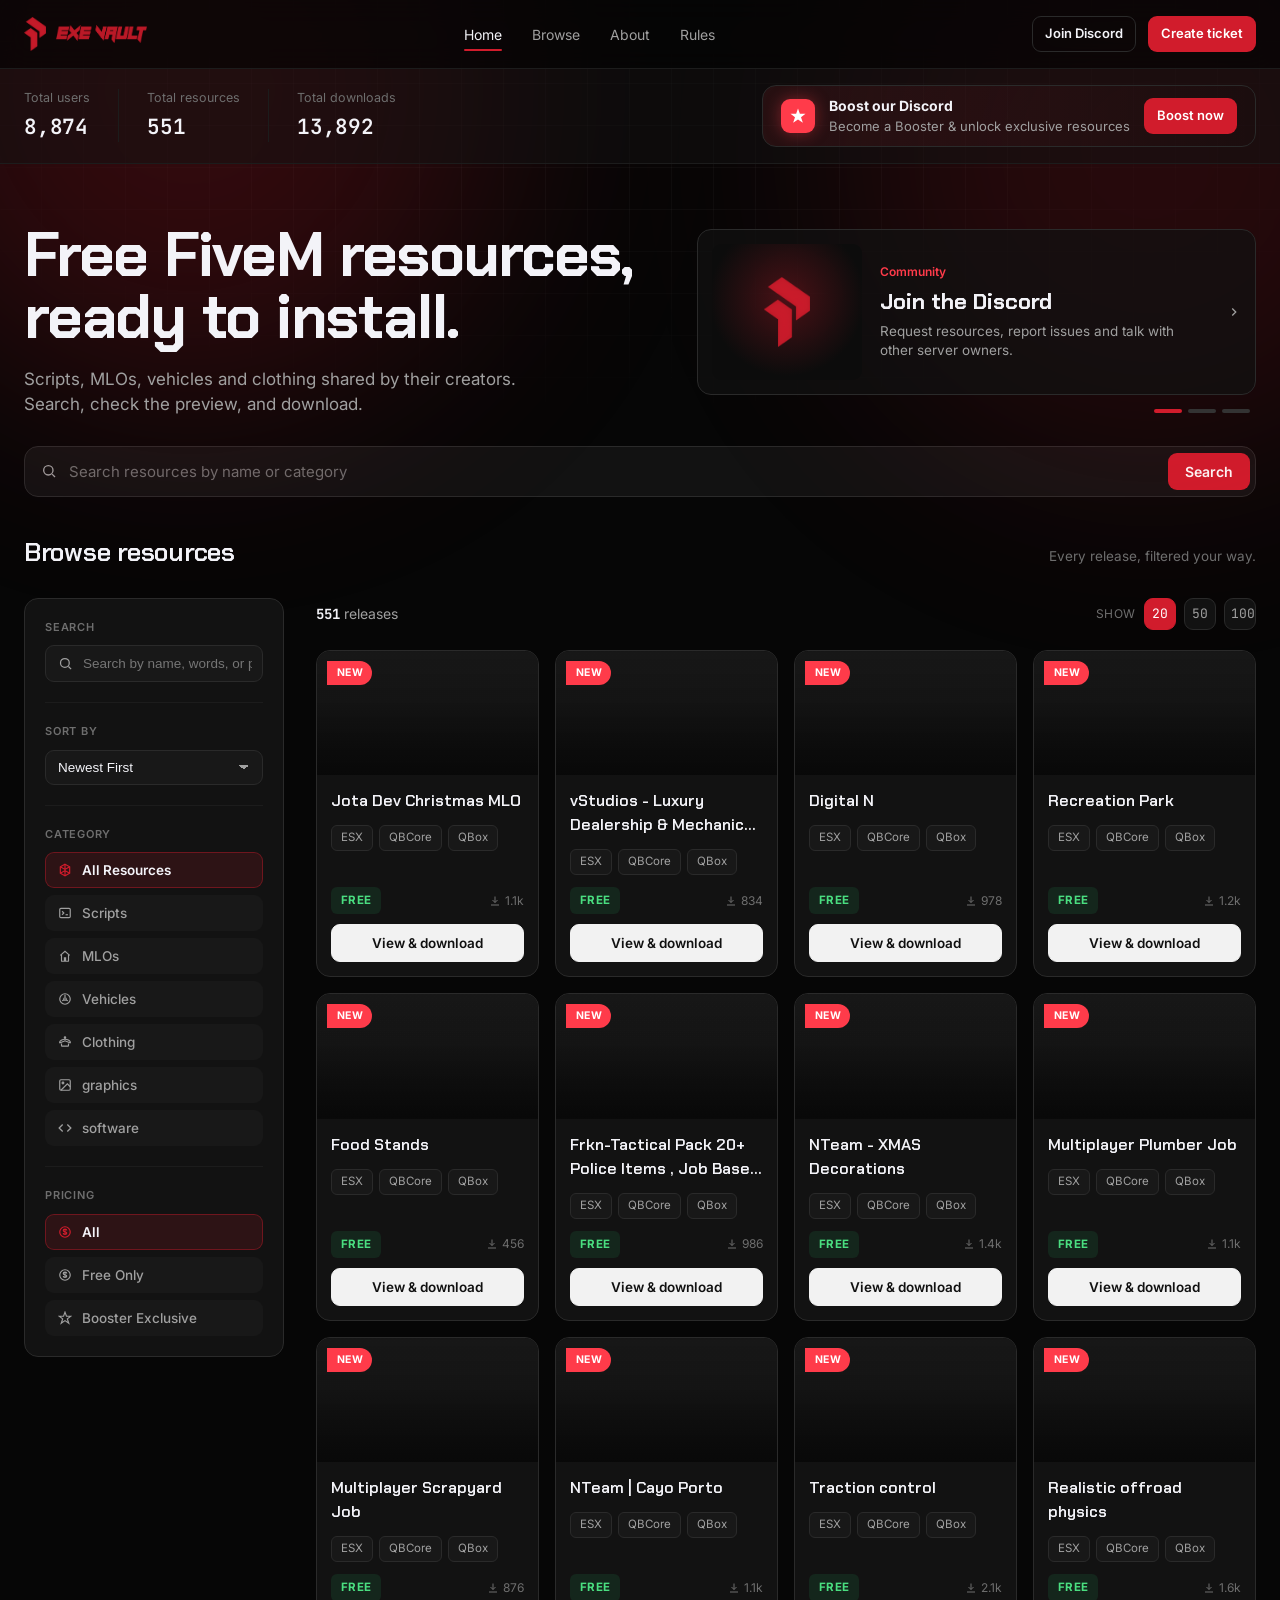
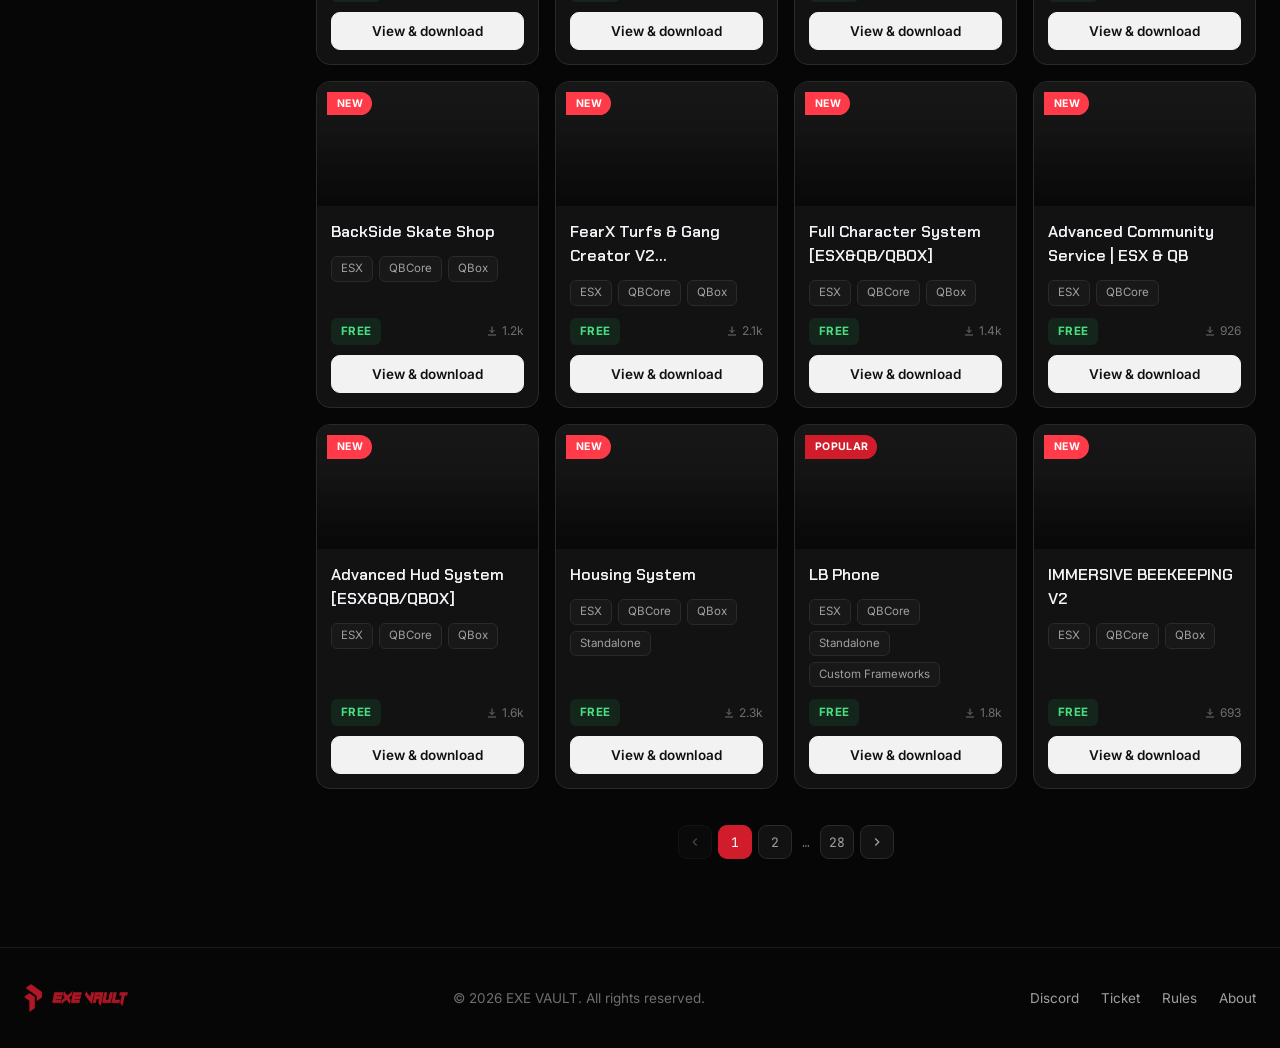
<file: index.html>
<!DOCTYPE html>
<html lang="en">
<head>
<meta charset="UTF-8">
<meta name="viewport" content="width=device-width, initial-scale=1.0">
<title>EXE VAULT — Free FiveM Resources</title>
<meta name="description" content="Browse and download free FiveM scripts, MLOs, vehicles and clothing.">
<link rel="icon" href="assets/logo.png" type="image/png">
<link rel="preconnect" href="https://fonts.googleapis.com">
<link href="https://fonts.googleapis.com/css2?family=Chakra+Petch:wght@500;600;700&family=Inter:wght@400;500;600&family=JetBrains+Mono:wght@500;600&display=swap" rel="stylesheet">
<link rel="stylesheet" href="assets/style.css">
</head>
<body>

<div class="loader" id="loader" aria-label="Loading">
  <img src="assets/wordmark.png" alt="EXE VAULT">
  <div class="loader-line"></div>
</div>

<div class="backdrop" aria-hidden="true">
  <div class="backdrop-grid"></div>
  <div class="backdrop-glow backdrop-glow--violet"></div>
  <div class="backdrop-glow backdrop-glow--pink"></div>
</div>

<header class="topnav">
  <div class="wrap">
    <a href="#" class="brand">
      <img src="assets/logo.png" alt="">
      <img class="brand-word" src="assets/wordmark.png" alt="EXE VAULT">
    </a>
    <nav class="nav-links">
      <a href="#" class="active">Home</a>
      <a href="#browse">Browse</a>
      <a href="#" id="about-link">About</a>
      <a href="#" id="rules-link">Rules</a>
    </nav>
    <div class="nav-cta">
      <a href="https://discord.gg/2DFjaC7YBQ" class="btn btn-ghost btn-sm">Join Discord</a>
      <a href="#ticket" class="btn btn-pink btn-sm js-ticket-link">Create ticket</a>
    </div>
  </div>
</header>

<section class="stats-strip">
  <div class="wrap">
    <div class="stats-group">
      <div class="stat"><span class="stat-label">Total users</span><span class="stat-value" id="stat-users">—</span></div>
      <div class="stat"><span class="stat-label">Total resources</span><span class="stat-value" id="stat-resources">—</span></div>
      <div class="stat"><span class="stat-label">Total downloads</span><span class="stat-value" id="stat-downloads">—</span></div>
    </div>
    <div class="premium-banner">
      <div class="icon-box">
        <svg width="18" height="18" viewBox="0 0 24 24" fill="none"><path d="M12 2L14.5 9H22L16 13.5L18.5 21L12 16.5L5.5 21L8 13.5L2 9H9.5L12 2Z" fill="#fff"/></svg>
      </div>
      <div class="premium-copy">
        <strong>Boost our Discord</strong>
        <span>Become a Booster &amp; unlock exclusive resources</span>
      </div>
      <a href="https://discord.gg/DUUzFHn2x5" class="btn btn-pink btn-sm">Boost now</a>
    </div>
  </div>
</section>

<section class="hero">
  <div class="wrap">
    <div>
      <h1>Free FiveM resources, ready to install.</h1>
      <p class="lead">Scripts, MLOs, vehicles and clothing shared by their creators. Search, check the preview, and download.</p>
    </div>
    <div class="ads" id="ads">
      <a class="ad-card" id="ad-card" href="#" target="_blank" rel="noopener"></a>
      <div class="ad-dashes" id="ad-dashes"></div>
    </div>
  </div>
</section>

<section class="finder">
  <div class="wrap">
    <div class="hero-search">
      <span class="hero-search-prompt"><svg width="16" height="16" viewBox="0 0 24 24" fill="none" stroke="currentColor" stroke-width="2"><circle cx="11" cy="11" r="7"/><path d="M21 21l-4.3-4.3"/></svg></span>
      <input type="text" id="hero-search-input" placeholder="Search resources by name or category">
      <button class="btn btn-violet" id="hero-search-btn">Search</button>
    </div>
  </div>
</section>

<main class="browse" id="browse">
  <div class="wrap">
    <div class="section-head">
      <h2 class="section-heading">Browse resources</h2>
      <p class="section-sub">Every release, filtered your way.</p>
    </div>
    <div class="browse-layout">
      <aside class="sidebar">
        <div class="filter-block">
          <div class="filter-label">Search</div>
          <div class="search-box">
            <svg width="15" height="15" viewBox="0 0 24 24" fill="none" stroke="currentColor" stroke-width="2"><circle cx="11" cy="11" r="7"/><path d="M21 21l-4.3-4.3"/></svg>
            <input type="text" id="sidebar-search" placeholder="Search by name, words, or path">
          </div>
        </div>
        <div class="filter-block">
          <div class="filter-label">Sort by</div>
          <select class="select" id="sort-select">
            <option value="newest">Newest First</option>
            <option value="downloads">Most Downloaded</option>
            <option value="rating">Top Rated</option>
            <option value="name">Name A–Z</option>
          </select>
        </div>
        <div class="filter-block"><div class="filter-label">Category</div><div id="category-filters"></div></div>
        <div class="filter-block"><div class="filter-label">Pricing</div><div id="pricing-filters"></div></div>
      </aside>

      <div class="results">
        <div class="results-bar">
          <div class="results-count"><strong id="results-total">0</strong> releases</div>
          <div class="show-group">
            SHOW
            <button class="show-btn" data-show="20">20</button>
            <button class="show-btn" data-show="50">50</button>
            <button class="show-btn" data-show="100">100</button>
          </div>
        </div>
        <div class="grid" id="resource-grid"></div>
        <div class="pagination" id="pagination"></div>
      </div>
    </div>
  </div>
</main>

<footer class="site-footer" id="about">
  <div class="wrap footer-row">
    <a href="#" class="brand footer-brand">
      <img src="assets/logo.png" alt="">
      <img class="brand-word" src="assets/wordmark.png" alt="EXE VAULT">
    </a>
    <span class="footer-copy">© 2026 EXE VAULT. All rights reserved.</span>
    <div class="footer-links">
      <a href="https://discord.gg/2DFjaC7YBQ" target="_blank" rel="noopener">Discord</a>
      <a href="#ticket" class="js-ticket-link">Ticket</a>
      <a href="#" class="js-rules-link">Rules</a>
      <a href="#" class="js-about-link">About</a>
    </div>
  </div>
</footer>

<div class="modal-overlay" id="modal-overlay" hidden>
  <div class="modal" id="modal" role="dialog" aria-modal="true"></div>
</div>

<div class="promo-overlay" id="promo-overlay" hidden>
  <div class="promo-modal" id="promo-modal" role="dialog" aria-modal="true">
    <button class="promo-close" id="promo-close" aria-label="Close">&times;</button>
    <a href="#" class="promo-banner" id="promo-banner-link" target="_blank" rel="noopener"><div id="promo-media-wrap"></div></a>
    <div class="promo-footer">
      <label class="promo-checkbox"><input type="checkbox" id="promo-dont-show"><span>Don't show this again</span></label>
      <a href="#" class="btn btn-violet btn-sm" id="promo-cta" target="_blank" rel="noopener">Go to the website</a>
    </div>
  </div>
</div>

<script src="assets/data.js"></script>
<script src="assets/script.js"></script>
</body>
</html>
</file>
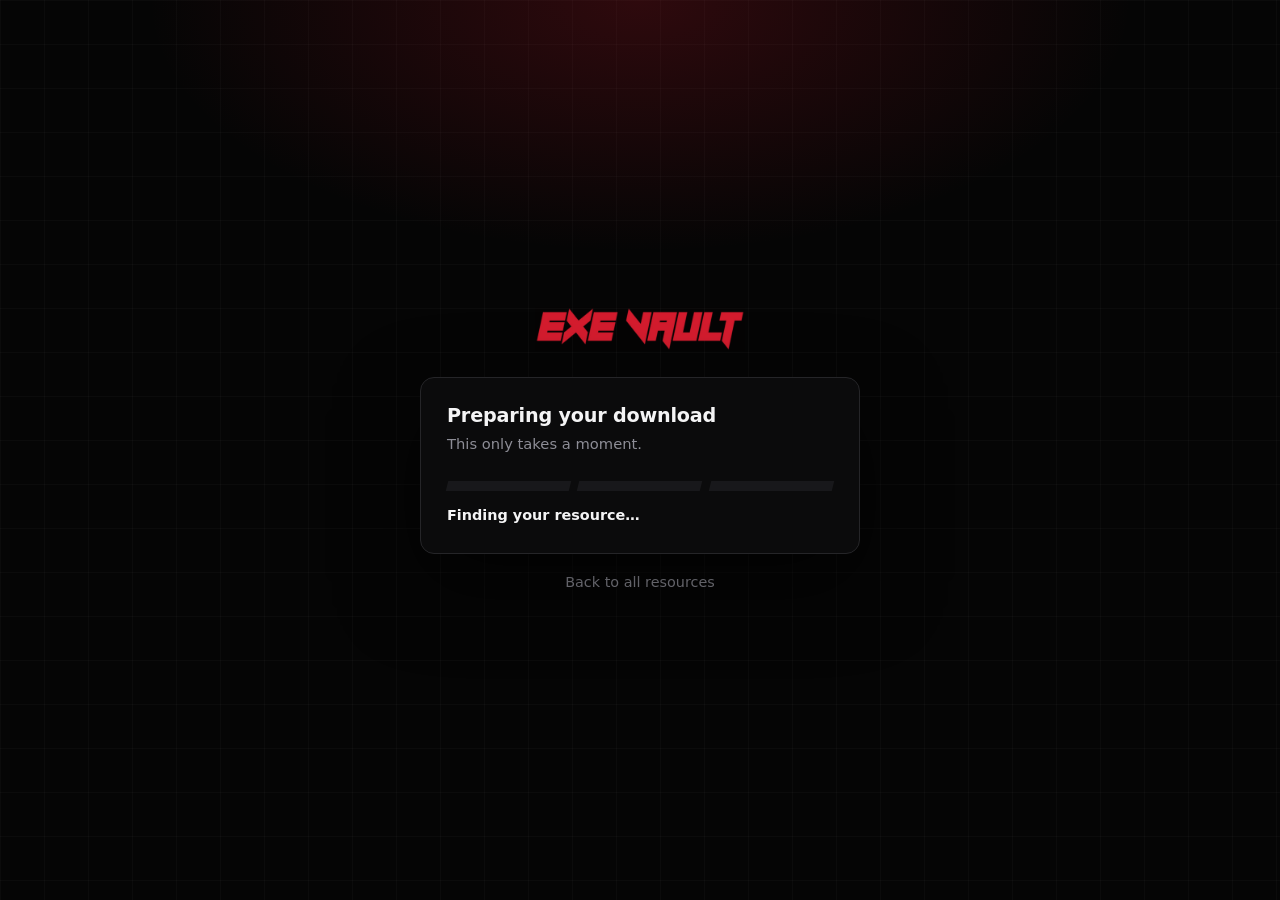
<file: download (1).html>
<!DOCTYPE html>
<html lang="en">
<head>
<meta charset="utf-8">
<meta name="viewport" content="width=device-width, initial-scale=1">
<meta name="theme-color" content="#050505">
<title>Download – EXE VAULT</title>
<style>
:root{color-scheme:dark;--bg:#050505;--card:#0b0b0c;--line:#252528;--ink:#f4f4f5;--mut:#8d8d96;--red:#d41c2e;--ember:#ff3347;--ok:#2fd27a;--slant:-14deg}
*{box-sizing:border-box}
body{margin:0;min-height:100vh;display:grid;place-items:center;padding:24px;background:var(--bg);color:var(--ink);font:15px/1.5 Inter,"Segoe UI",system-ui,sans-serif;
background-image:radial-gradient(55% 40% at 50% 0%,rgba(212,28,46,.2),transparent 70%),linear-gradient(rgba(255,255,255,.022) 1px,transparent 1px),linear-gradient(90deg,rgba(255,255,255,.022) 1px,transparent 1px);background-size:100% 100%,44px 44px,44px 44px}
main{width:min(440px,100%)}
.logo{display:block;margin:0 auto 26px;width:min(210px,60%);height:auto}
.card{background:var(--card);border:1px solid var(--line);border-radius:14px;overflow:hidden;box-shadow:0 30px 80px rgba(0,0,0,.6);animation:in .5s cubic-bezier(.2,.7,.2,1) both}
.pad{padding:26px}
h1{margin:0;font-size:1.2rem;line-height:1.3;letter-spacing:-.01em}
.sub{margin:4px 0 0;color:var(--mut);font-size:.92rem}
/* loading: three slanted segments, same slant as the logo */
.seg{display:flex;gap:8px;margin:26px 0 14px}
.seg i{position:relative;flex:1;height:10px;background:#18181b;transform:skewX(var(--slant));overflow:hidden}
.seg b{position:absolute;inset:0;width:0;background:var(--red)}
.seg i.active b{animation:fill 1.3s cubic-bezier(.2,.8,.3,1) forwards}
.seg i.done b{width:100%;background:var(--ember);animation:none}
.now{display:flex;justify-content:space-between;align-items:center;color:var(--mut);font-size:.9rem;min-height:22px}
.now strong{color:var(--ink);font-weight:600}
/* ready */
.file{display:flex;gap:14px;align-items:center}
.ico{flex:none;width:46px;height:46px;border-radius:10px;border:1px solid var(--line);background:#121214;display:grid;place-items:center;color:var(--ember)}
.meta{display:flex;gap:8px;align-items:center;margin-top:4px;color:var(--mut);font-size:.88rem}
.badge{border:1px solid var(--line);background:#141416;color:var(--ink);border-radius:5px;padding:0 7px;font-size:.72rem;font-weight:700;letter-spacing:.04em}
.status{display:flex;align-items:center;gap:10px;margin:22px 0 14px;padding:11px 14px;border:1px solid var(--line);border-radius:9px;background:#0f0f11;font-size:.9rem;color:#d8d8dd}
.status .dot{flex:none;width:8px;height:8px;border-radius:50%;background:var(--ember);box-shadow:0 0 0 4px rgba(255,51,71,.15)}
.status.ok .dot{background:var(--ok);box-shadow:0 0 0 4px rgba(47,210,122,.15)}
.btn{display:flex;justify-content:center;align-items:center;gap:10px;width:100%;padding:14px 20px;background:var(--red);color:#fff;font:inherit;font-weight:700;text-decoration:none;border-radius:9px 0 9px 0;clip-path:polygon(0 0,100% 0,calc(100% - 14px) 100%,0 100%);transition:background .15s,transform .15s}
.btn:hover{background:var(--ember)}
.btn:active{transform:translateY(1px)}
.btn.again{background:#1b1b1e;color:var(--ink)}
.btn.again:hover{background:#242428}
a:focus-visible,.btn:focus-visible{outline:2px solid #fff;outline-offset:3px}
.foot{display:flex;justify-content:space-between;gap:16px;padding:12px 26px;border-top:1px solid var(--line);color:#6d6d76;font-size:.78rem}
.foot span:last-child{overflow:hidden;text-overflow:ellipsis;white-space:nowrap}
.back{display:inline-block;margin-top:18px;color:var(--mut);text-decoration:none;font-size:.9rem}
.back:hover{color:var(--ink)}
.center{text-align:center}
.err{color:var(--ember)}
@keyframes fill{to{width:88%}}
@keyframes in{from{opacity:0;transform:translateY(10px)}}
@media (prefers-reduced-motion:reduce){*{animation-duration:.01s!important;transition:none!important}}
</style>
</head>
<body>
<main>
  <a href="index.html" aria-label="EXE VAULT home"><img class="logo" alt="EXE VAULT" src="[data-uri]"></a>
  <div class="card" id="card" aria-live="polite" aria-busy="true">
    <div class="pad">
      <h1>Preparing your download</h1>
      <p class="sub">This only takes a moment.</p>
      <div class="seg"><i></i><i></i><i></i></div>
      <div class="now"><strong id="label">Loading database…</strong></div>
    </div>
  </div>
  <div class="center" id="below"><a class="back" href="index.html">Back to all resources</a></div>
</main>
<noscript><p class="center">Turn on JavaScript to get your download link.</p></noscript>
<script>
const card = document.getElementById("card");
const label = document.getElementById("label");
const segs = [...document.querySelectorAll(".seg i")];
const id = new URLSearchParams(location.search).get("id");
const wait = (ms) => new Promise((r) => setTimeout(r, ms));
const esc = (s) => String(s ?? "").replace(/[&<>"']/g, (c) =>
  ({ "&": "&amp;", "<": "&lt;", ">": "&gt;", '"': "&quot;", "'": "&#39;" }[c]));
const texts = ["Loading database…", "Finding your resource…", "Preparing your link…", "Link ready"];

function step(n) {
  segs.forEach((s, i) => { s.className = i < n ? "done" : i === n ? "active" : ""; });
  label.textContent = texts[n];
}

function showError(msg) {
  card.setAttribute("aria-busy", "false");
  card.innerHTML = '<div class="pad"><h1 class="err">Couldn’t prepare this download</h1>' +
    '<p class="sub">' + esc(msg) + "</p></div>";
}

function showReady(s, url) {
  const file = decodeURIComponent(url.pathname.split("/").pop() || "download");
  const ext = file.includes(".") ? file.split(".").pop().toUpperCase() : "FILE";
  document.title = s.name + " – EXE VAULT";
  card.setAttribute("aria-busy", "false");
  card.innerHTML =
    '<div class="pad">' +
      '<div class="file"><div class="ico"><svg width="22" height="22" viewBox="0 0 24 24" fill="none" stroke="currentColor" stroke-width="2" stroke-linecap="round" stroke-linejoin="round" aria-hidden="true"><path d="M14 3H7a2 2 0 0 0-2 2v14a2 2 0 0 0 2 2h10a2 2 0 0 0 2-2V8z"/><path d="M14 3v5h5"/></svg></div>' +
      "<div><h1>" + esc(s.name) + '</h1><div class="meta"><span class="badge">' + esc(ext) + "</span>" +
      (s.size ? "<span>" + esc(s.size) + "</span>" : "") + "</div></div></div>" +
      '<div class="status" id="status"><span class="dot"></span><span id="stext">Your link is ready</span></div>' +
      '<a class="btn" id="dl" href="' + esc(url.href) + '" download><svg width="18" height="18" viewBox="0 0 24 24" fill="none" stroke="currentColor" stroke-width="2.4" stroke-linecap="round" stroke-linejoin="round" aria-hidden="true"><path d="M12 4v11m0 0-4-4m4 4 4-4M5 20h14"/></svg><span id="btxt">Download file</span></a>' +
    "</div>" +
    '<div class="foot"><span>Hosted on ' + esc(url.hostname) + "</span><span>" + esc(file) + "</span></div>";
  document.getElementById("dl").addEventListener("click", () => {
    document.getElementById("status").classList.add("ok");
    document.getElementById("stext").textContent = "Download started. Check your downloads folder.";
    const b = document.getElementById("dl"); b.classList.add("again");
    document.getElementById("btxt").textContent = "Download again";
  });
}

(async () => {
  step(0);
  const [list] = await Promise.all([
    fetch("scripts.json", { cache: "no-store" }).then((r) => {
      if (!r.ok) throw new Error("The resource database could not be loaded. Try again in a minute.");
      return r.json();
    }),
    wait(900),
  ]);
  step(1); await wait(800);
  const s = Array.isArray(list) && list.find((x) => x.id === id);
  if (!s) throw new Error("This link doesn’t match any resource. Go back to the vault and pick one from the list.");
  let url; try { url = new URL(s.downloadUrl, location.href); } catch (e) {}
  if (!url || !/^https?:$/.test(url.protocol)) throw new Error("This resource has no valid download link yet. Please report it on Discord.");
  step(2); await wait(900);
  step(3); await wait(450);
  showReady(s, url);
})().catch((e) => showError(e.message));
</script>
</body>
</html>
</file>
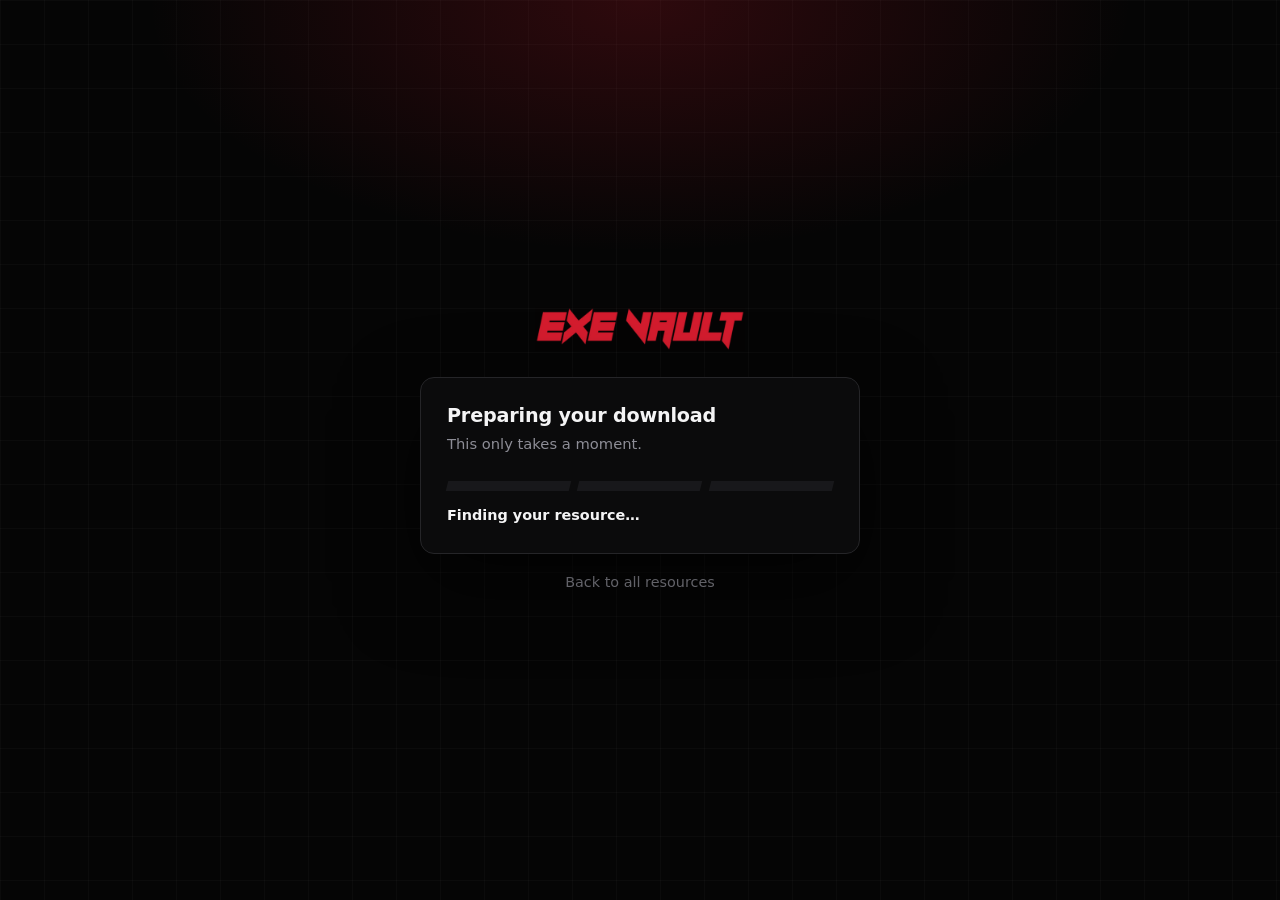
<file: download.html>
<!DOCTYPE html>
<html lang="en">
<head>
<meta charset="utf-8">
<meta name="viewport" content="width=device-width, initial-scale=1">
<meta name="theme-color" content="#050505">
<title>Download – EXE VAULT</title>
<style>
:root{color-scheme:dark;--bg:#050505;--card:#0b0b0c;--line:#252528;--ink:#f4f4f5;--mut:#8d8d96;--red:#d41c2e;--ember:#ff3347;--ok:#2fd27a;--slant:-14deg}
*{box-sizing:border-box}
body{margin:0;min-height:100vh;display:grid;place-items:center;padding:24px;background:var(--bg);color:var(--ink);font:15px/1.5 Inter,"Segoe UI",system-ui,sans-serif;
background-image:radial-gradient(55% 40% at 50% 0%,rgba(212,28,46,.2),transparent 70%),linear-gradient(rgba(255,255,255,.022) 1px,transparent 1px),linear-gradient(90deg,rgba(255,255,255,.022) 1px,transparent 1px);background-size:100% 100%,44px 44px,44px 44px}
main{width:min(440px,100%)}
.logo{display:block;margin:0 auto 26px;width:min(210px,60%);height:auto}
.card{background:var(--card);border:1px solid var(--line);border-radius:14px;overflow:hidden;box-shadow:0 30px 80px rgba(0,0,0,.6);animation:in .5s cubic-bezier(.2,.7,.2,1) both}
.pad{padding:26px}
h1{margin:0;font-size:1.2rem;line-height:1.3;letter-spacing:-.01em}
.sub{margin:4px 0 0;color:var(--mut);font-size:.92rem}
/* loading: three slanted segments, same slant as the logo */
.seg{display:flex;gap:8px;margin:26px 0 14px}
.seg i{position:relative;flex:1;height:10px;background:#18181b;transform:skewX(var(--slant));overflow:hidden}
.seg b{position:absolute;inset:0;width:0;background:var(--red)}
.seg i.active b{animation:fill 1.3s cubic-bezier(.2,.8,.3,1) forwards}
.seg i.done b{width:100%;background:var(--ember);animation:none}
.now{display:flex;justify-content:space-between;align-items:center;color:var(--mut);font-size:.9rem;min-height:22px}
.now strong{color:var(--ink);font-weight:600}
/* ready */
.file{display:flex;gap:14px;align-items:center}
.ico{flex:none;width:46px;height:46px;border-radius:10px;border:1px solid var(--line);background:#121214;display:grid;place-items:center;color:var(--ember)}
.meta{display:flex;gap:8px;align-items:center;margin-top:4px;color:var(--mut);font-size:.88rem}
.badge{border:1px solid var(--line);background:#141416;color:var(--ink);border-radius:5px;padding:0 7px;font-size:.72rem;font-weight:700;letter-spacing:.04em}
.status{display:flex;align-items:center;gap:10px;margin:22px 0 14px;padding:11px 14px;border:1px solid var(--line);border-radius:9px;background:#0f0f11;font-size:.9rem;color:#d8d8dd}
.status .dot{flex:none;width:8px;height:8px;border-radius:50%;background:var(--ember);box-shadow:0 0 0 4px rgba(255,51,71,.15)}
.status.ok .dot{background:var(--ok);box-shadow:0 0 0 4px rgba(47,210,122,.15)}
.btn{display:flex;justify-content:center;align-items:center;gap:10px;width:100%;padding:14px 20px;background:var(--red);color:#fff;font:inherit;font-weight:700;text-decoration:none;border-radius:9px 0 9px 0;clip-path:polygon(0 0,100% 0,calc(100% - 14px) 100%,0 100%);transition:background .15s,transform .15s}
.btn:hover{background:var(--ember)}
.btn:active{transform:translateY(1px)}
.btn.again{background:#1b1b1e;color:var(--ink)}
.btn.again:hover{background:#242428}
a:focus-visible,.btn:focus-visible{outline:2px solid #fff;outline-offset:3px}
.foot{display:flex;justify-content:space-between;gap:16px;padding:12px 26px;border-top:1px solid var(--line);color:#6d6d76;font-size:.78rem}
.foot span:last-child{overflow:hidden;text-overflow:ellipsis;white-space:nowrap}
.back{display:inline-block;margin-top:18px;color:var(--mut);text-decoration:none;font-size:.9rem}
.back:hover{color:var(--ink)}
.center{text-align:center}
.err{color:var(--ember)}
@keyframes fill{to{width:88%}}
@keyframes in{from{opacity:0;transform:translateY(10px)}}
@media (prefers-reduced-motion:reduce){*{animation-duration:.01s!important;transition:none!important}}
</style>
</head>
<body>
<main>
  <a href="index.html" aria-label="EXE VAULT home"><img class="logo" alt="EXE VAULT" src="[data-uri]"></a>
  <div class="card" id="card" aria-live="polite" aria-busy="true">
    <div class="pad">
      <h1>Preparing your download</h1>
      <p class="sub">This only takes a moment.</p>
      <div class="seg"><i></i><i></i><i></i></div>
      <div class="now"><strong id="label">Loading database…</strong></div>
    </div>
  </div>
  <div class="center" id="below"><a class="back" href="index.html">Back to all resources</a></div>
</main>
<noscript><p class="center">Turn on JavaScript to get your download link.</p></noscript>
<script>
const card = document.getElementById("card");
const label = document.getElementById("label");
const segs = [...document.querySelectorAll(".seg i")];
const id = new URLSearchParams(location.search).get("id");
const wait = (ms) => new Promise((r) => setTimeout(r, ms));
const esc = (s) => String(s ?? "").replace(/[&<>"']/g, (c) =>
  ({ "&": "&amp;", "<": "&lt;", ">": "&gt;", '"': "&quot;", "'": "&#39;" }[c]));
const texts = ["Loading database…", "Finding your resource…", "Preparing your link…", "Link ready"];

function step(n) {
  segs.forEach((s, i) => { s.className = i < n ? "done" : i === n ? "active" : ""; });
  label.textContent = texts[n];
}

function showError(msg) {
  card.setAttribute("aria-busy", "false");
  card.innerHTML = '<div class="pad"><h1 class="err">Couldn’t prepare this download</h1>' +
    '<p class="sub">' + esc(msg) + "</p></div>";
}

function showReady(s, url) {
  const file = decodeURIComponent(url.pathname.split("/").pop() || "download");
  const ext = file.includes(".") ? file.split(".").pop().toUpperCase() : "FILE";
  document.title = s.name + " – EXE VAULT";
  card.setAttribute("aria-busy", "false");
  card.innerHTML =
    '<div class="pad">' +
      '<div class="file"><div class="ico"><svg width="22" height="22" viewBox="0 0 24 24" fill="none" stroke="currentColor" stroke-width="2" stroke-linecap="round" stroke-linejoin="round" aria-hidden="true"><path d="M14 3H7a2 2 0 0 0-2 2v14a2 2 0 0 0 2 2h10a2 2 0 0 0 2-2V8z"/><path d="M14 3v5h5"/></svg></div>' +
      "<div><h1>" + esc(s.name) + '</h1><div class="meta"><span class="badge">' + esc(ext) + "</span>" +
      (s.size ? "<span>" + esc(s.size) + "</span>" : "") + "</div></div></div>" +
      '<div class="status" id="status"><span class="dot"></span><span id="stext">Your link is ready</span></div>' +
      '<a class="btn" id="dl" href="' + esc(url.href) + '" download><svg width="18" height="18" viewBox="0 0 24 24" fill="none" stroke="currentColor" stroke-width="2.4" stroke-linecap="round" stroke-linejoin="round" aria-hidden="true"><path d="M12 4v11m0 0-4-4m4 4 4-4M5 20h14"/></svg><span id="btxt">Download file</span></a>' +
    "</div>" +
    '<div class="foot"><span>Hosted on EXEVAULT</span><span>' + esc(file) + "</span></div>";
  document.getElementById("dl").addEventListener("click", () => {
    document.getElementById("status").classList.add("ok");
    document.getElementById("stext").textContent = "Download started. Check your downloads folder.";
    const b = document.getElementById("dl"); b.classList.add("again");
    document.getElementById("btxt").textContent = "Download again";
  });
}

(async () => {
  step(0);
  const [list] = await Promise.all([
    fetch("scripts.json", { cache: "no-store" }).then((r) => {
      if (!r.ok) throw new Error("The resource database could not be loaded. Try again in a minute.");
      return r.json();
    }),
    wait(900),
  ]);
  step(1); await wait(800);
  const s = Array.isArray(list) && list.find((x) => x.id === id);
  if (!s) throw new Error("This link doesn’t match any resource. Go back to the vault and pick one from the list.");
  let url; try { url = new URL(s.downloadUrl, location.href); } catch (e) {}
  if (!url || !/^https?:$/.test(url.protocol)) throw new Error("This resource has no valid download link yet. Please report it on Discord.");
  step(2); await wait(900);
  step(3); await wait(450);
  showReady(s, url);
})().catch((e) => showError(e.message));
</script>
</body>
</html>
</file>
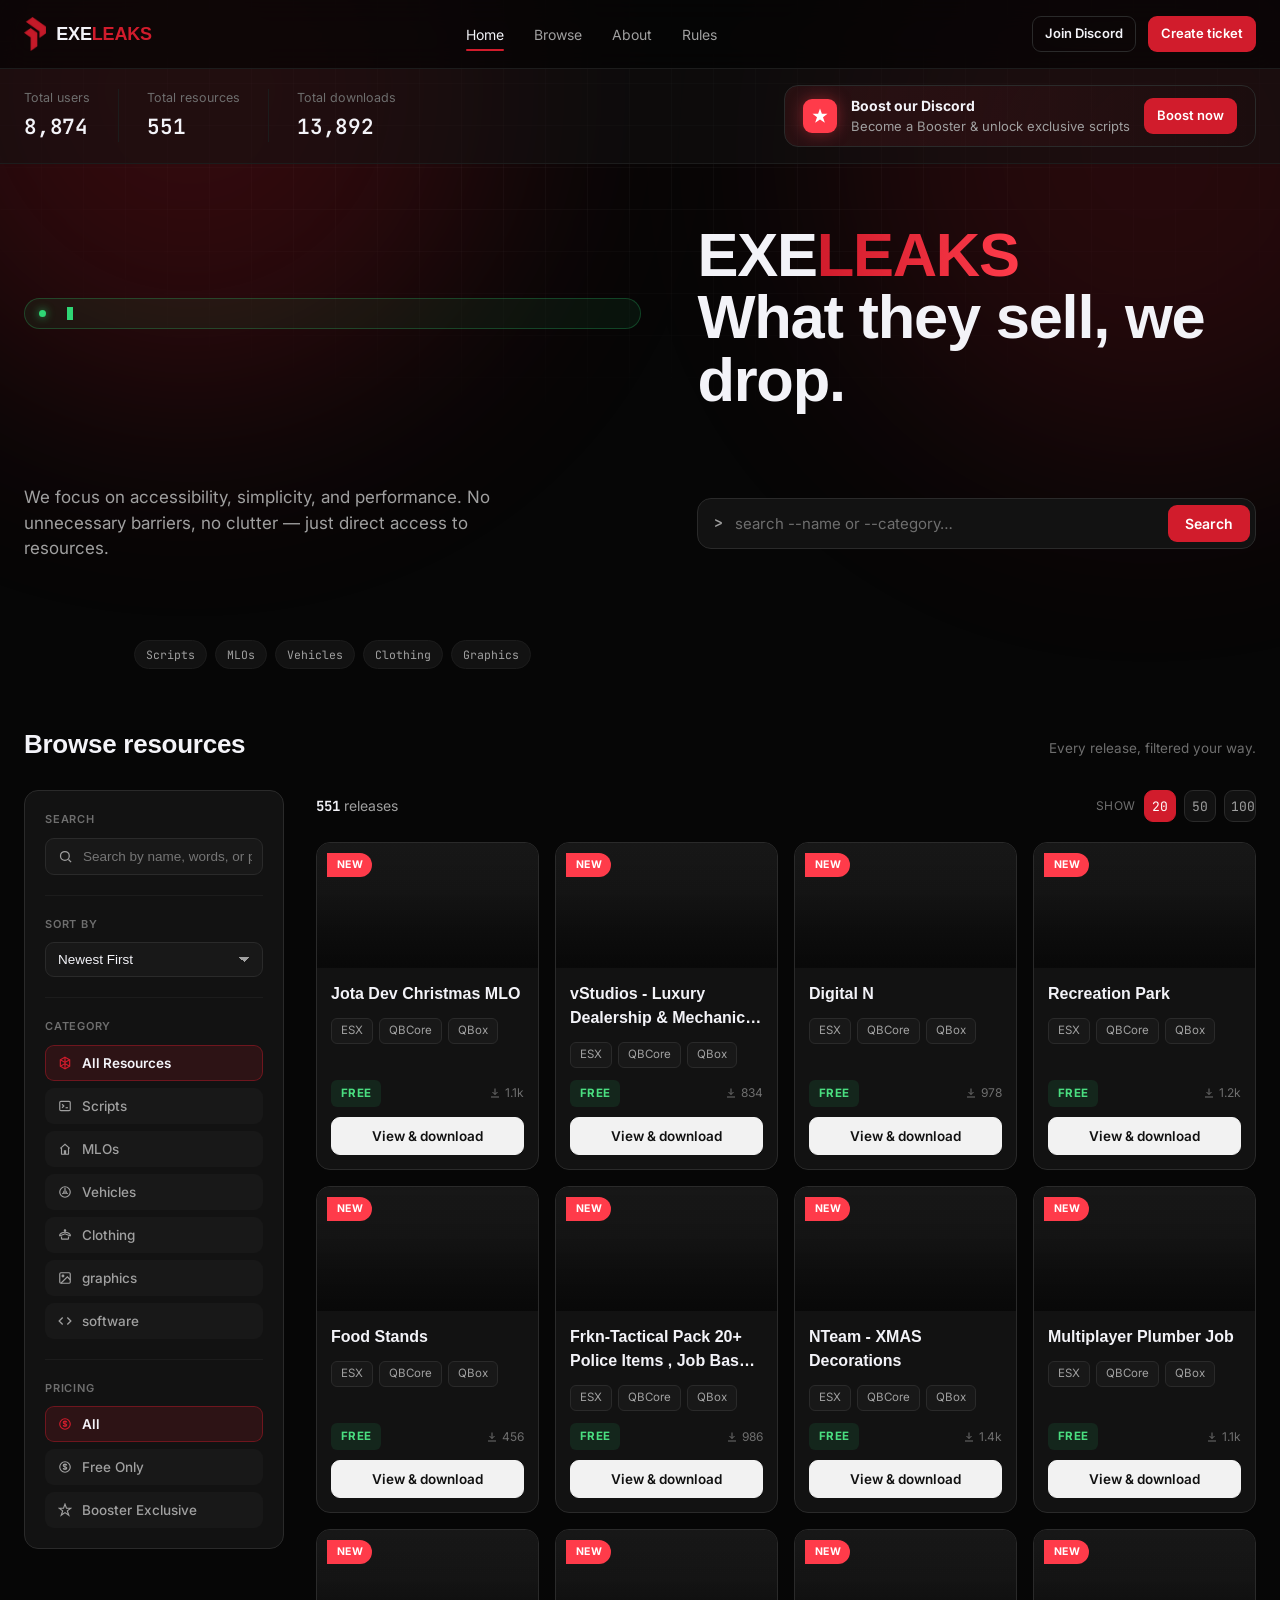
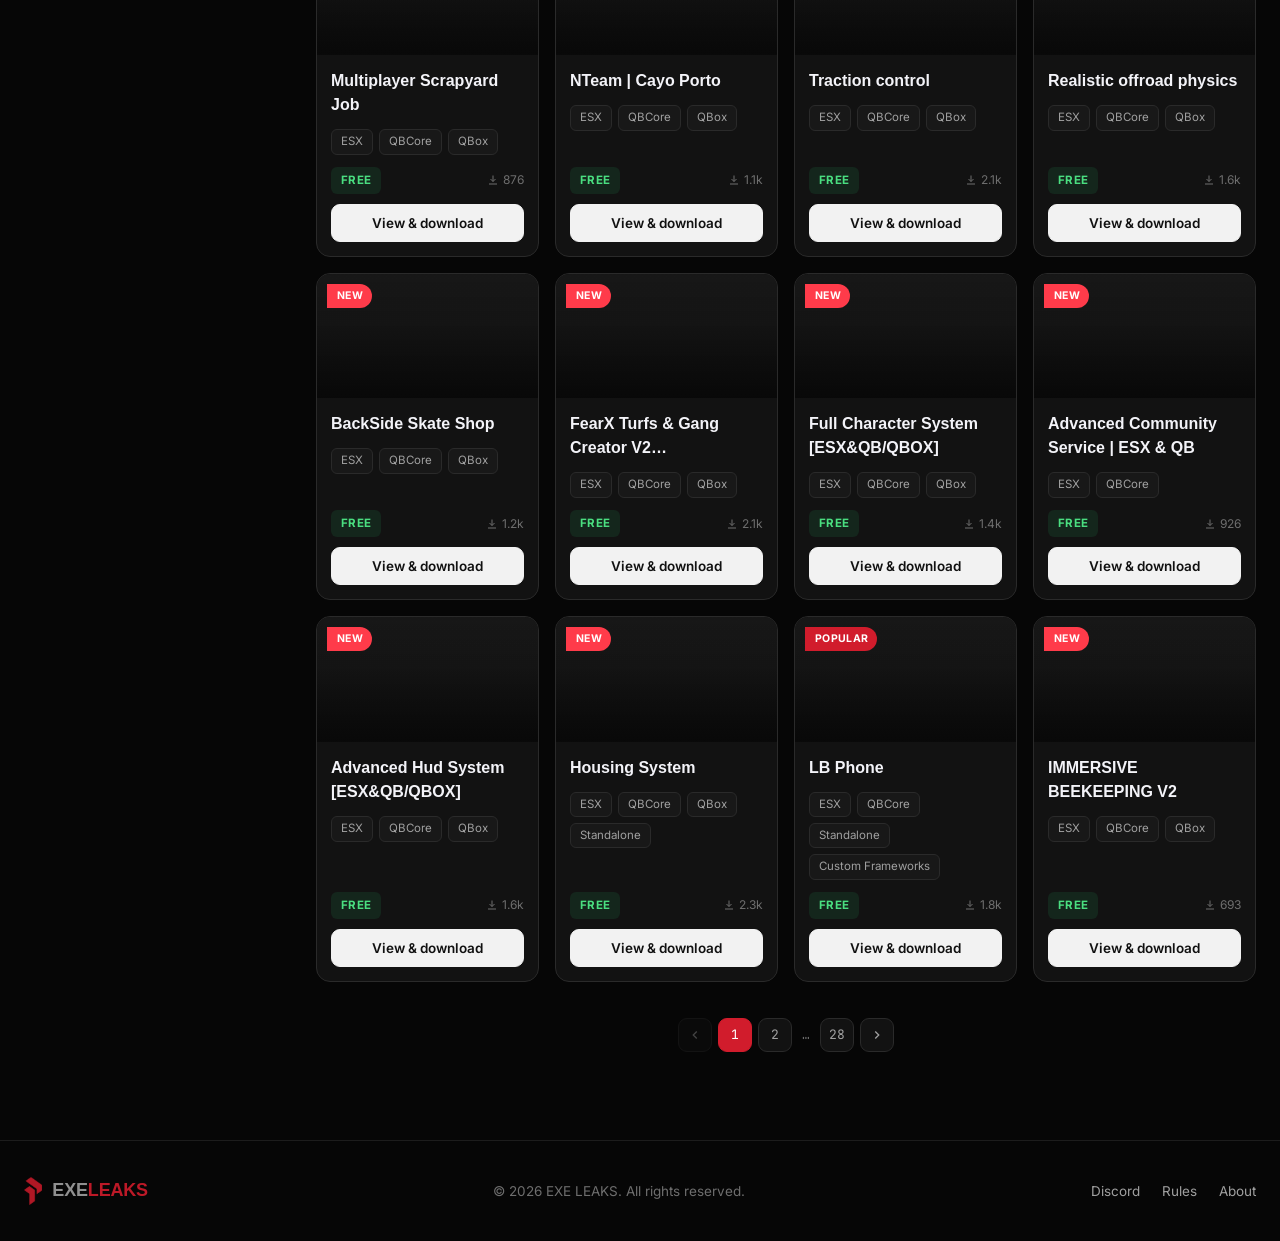
<file: index (1) (1).html>
<!DOCTYPE html>
<html lang="en">
<head>
<meta charset="UTF-8">
<meta name="viewport" content="width=device-width, initial-scale=1.0">
<title>EXELEAKS — Free FiveM Resources</title>
<meta name="description" content="Browse and download free FiveM scripts, MLOs, clothes, mods and vehicles.">
<link rel="icon" href="assets/logo.png" type="image/png">
<link rel="preconnect" href="https://fonts.googleapis.com">
<link href="https://fonts.googleapis.com/css2?family=Space+Grotesk:wght@500;600;700&family=Inter:wght@400;500;600&family=JetBrains+Mono:wght@400;500;600&display=swap" rel="stylesheet">
<link rel="stylesheet" href="assets/style.css">
</head>
<body>

<!-- ===================== BACKDROP ===================== -->
<div class="backdrop" aria-hidden="true">
  <div class="backdrop-grid"></div>
  <div class="backdrop-glow backdrop-glow--violet"></div>
  <div class="backdrop-glow backdrop-glow--pink"></div>
</div>

<!-- ===================== TOP NAV ===================== -->
<header class="topnav">
  <div class="wrap">
    <a href="#" class="brand">
      <img src="assets/logo.png" alt="">
      <span class="brand-name">EXE<span>LEAKS</span></span>
    </a>
    <nav class="nav-links">
      <a href="#" class="active">Home</a>
      <a href="#browse">Browse</a>
      <a href="#" id="about-link">About</a>
      <a href="#" id="rules-link">Rules</a>
    </nav>
    <div class="nav-cta">
      <a href="https://discord.gg/2DFjaC7YBQ" class="btn btn-ghost btn-sm">Join Discord</a>
      <a href="https://discord.gg/YaTjhpgWXW" class="btn btn-pink btn-sm">Create ticket</a>
    </div>
  </div>
</header>

<!-- ===================== STATS STRIP ===================== -->
<section class="stats-strip">
  <div class="wrap">
    <div class="stats-group">
      <div class="stat">
        <span class="stat-label">Total users</span>
        <span class="stat-value" id="stat-users">—</span>
      </div>
      <div class="stat">
        <span class="stat-label">Total resources</span>
        <span class="stat-value" id="stat-resources">—</span>
      </div>
      <div class="stat">
        <span class="stat-label">Total downloads</span>
        <span class="stat-value" id="stat-downloads">—</span>
      </div>
    </div>
    <div class="premium-banner">
      <div class="icon-box">
        <svg width="18" height="18" viewBox="0 0 24 24" fill="none"><path d="M12 2L14.5 9H22L16 13.5L18.5 21L12 16.5L5.5 21L8 13.5L2 9H9.5L12 2Z" fill="#1a0714"/></svg>
      </div>
      <div class="premium-copy">
        <strong>Boost our Discord</strong>
        <span>Become a Booster & unlock exclusive scripts</span>
      </div>
      <a href="https://discord.gg/DUUzFHn2x5" class="btn btn-pink btn-sm">Boost now</a>
    </div>
  </div>
</section>

<!-- ===================== HERO ===================== -->
<section class="hero">
  <div class="wrap">
    <div class="terminal-chip" id="boot-terminal">
      <span class="terminal-dot"></span>
      <span class="terminal-line" id="boot-line"></span><span class="terminal-cursor"></span>
    </div>

    <h1>EXE<span class="accent">LEAKS</span><br>What they sell, we drop.</h1>
    <p class="lead">We focus on accessibility, simplicity, and performance. No unnecessary barriers, no clutter — just direct access to resources.</p>

    <div class="hero-search">
      <span class="hero-search-prompt">&gt;</span>
      <input type="text" id="hero-search-input" placeholder="search --name or --category…">
      <button class="btn btn-violet" id="hero-search-btn">Search</button>
    </div>

    <div class="hero-tags">
      <span class="hero-tag">Scripts</span>
      <span class="hero-tag">MLOs</span>
      <span class="hero-tag">Vehicles</span>
      <span class="hero-tag">Clothing</span>
      <span class="hero-tag">Graphics</span>
    </div>
  </div>
</section>

<!-- ===================== BROWSE ===================== -->
<main class="browse" id="browse">
  <div class="wrap">
    <div class="section-head">
      <h2 class="section-heading">Browse resources</h2>
      <p class="section-sub">Every release, filtered your way.</p>
    </div>
    <div class="browse-layout">

      <!-- Sidebar filters -->
      <aside class="sidebar">
        <div class="filter-block">
          <div class="filter-label">Search</div>
          <div class="search-box">
            <svg width="15" height="15" viewBox="0 0 24 24" fill="none" stroke="currentColor" stroke-width="2"><circle cx="11" cy="11" r="7"/><path d="M21 21l-4.3-4.3"/></svg>
            <input type="text" id="sidebar-search" placeholder="Search by name, words, or path">
          </div>
        </div>

        <div class="filter-block">
          <div class="filter-label">Sort by</div>
          <select class="select" id="sort-select">
            <option value="newest">Newest First</option>
            <option value="downloads">Most Downloaded</option>
            <option value="rating">Top Rated</option>
            <option value="name">Name A–Z</option>
          </select>
        </div>

        <div class="filter-block">
          <div class="filter-label">Category</div>
          <div id="category-filters"></div>
        </div>

        <div class="filter-block">
          <div class="filter-label">Pricing</div>
          <div id="pricing-filters"></div>
        </div>
      </aside>

      <!-- Results -->
      <div class="results">
        <div class="results-bar">
          <div class="results-count"><strong id="results-total">0</strong> releases</div>
          <div class="show-group">
            SHOW
            <button class="show-btn" data-show="20">20</button>
            <button class="show-btn" data-show="50">50</button>
            <button class="show-btn" data-show="100">100</button>
          </div>
        </div>

        <div class="grid" id="resource-grid"></div>

        <div class="pagination" id="pagination"></div>
      </div>

    </div>
  </div>
</main>

<!-- ===================== FOOTER ===================== -->
<footer class="site-footer" id="about">
  <div class="wrap footer-row">
    <a href="#" class="brand footer-brand">
      <img src="assets/logo.png" alt="">
      <span class="brand-name">EXE<span>LEAKS</span></span>
    </a>
    <span class="footer-copy">© 2026 EXE LEAKS. All rights reserved.</span>
    <div class="footer-links">
      <a href="https://discord.gg/2DFjaC7YBQ" target="_blank" rel="noopener">Discord</a>
      <a href="#" class="js-rules-link">Rules</a>
      <a href="#" class="js-about-link">About</a>
    </div>
  </div>
</footer>

<!-- ===================== MODAL ===================== -->
<div class="modal-overlay" id="modal-overlay" hidden>
  <div class="modal" id="modal" role="dialog" aria-modal="true"></div>
</div>

<!-- ===================== PROMO POPUP AD ===================== -->
<div class="promo-overlay" id="promo-overlay" hidden>
  <div class="promo-modal" id="promo-modal" role="dialog" aria-modal="true">
    <button class="promo-close" id="promo-close" aria-label="Close">&times;</button>
    <a href="#" class="promo-banner" id="promo-banner-link" target="_blank" rel="noopener">
      <div id="promo-media-wrap"></div>
    </a>
    <div class="promo-footer">
      <label class="promo-checkbox">
        <input type="checkbox" id="promo-dont-show">
        <span>Don't show this again</span>
      </label>
      <a href="#" class="btn btn-violet btn-sm" id="promo-cta" target="_blank" rel="noopener">Go to the website</a>
    </div>
  </div>
</div>

<!-- ===================== TOAST NOTIFICATION ===================== -->
<div class="toast" id="toast" hidden>
  <span class="toast-icon" id="toast-icon"></span>
  <div class="toast-copy">
    <strong id="toast-title"></strong>
    <span id="toast-sub"></span>
  </div>
</div>
<script src="assets/data.js"></script>
<script src="assets/script.js"></script>
<script type='module' src='https://static.cloudflareinsights.com/beacon.min.js' data-cf-beacon='{"token": "4ad1bed8ee82440b8f49b0e471be3949"}'></script><!-- End Cloudflare Web Analytics -->
</body>
</html>
</file>
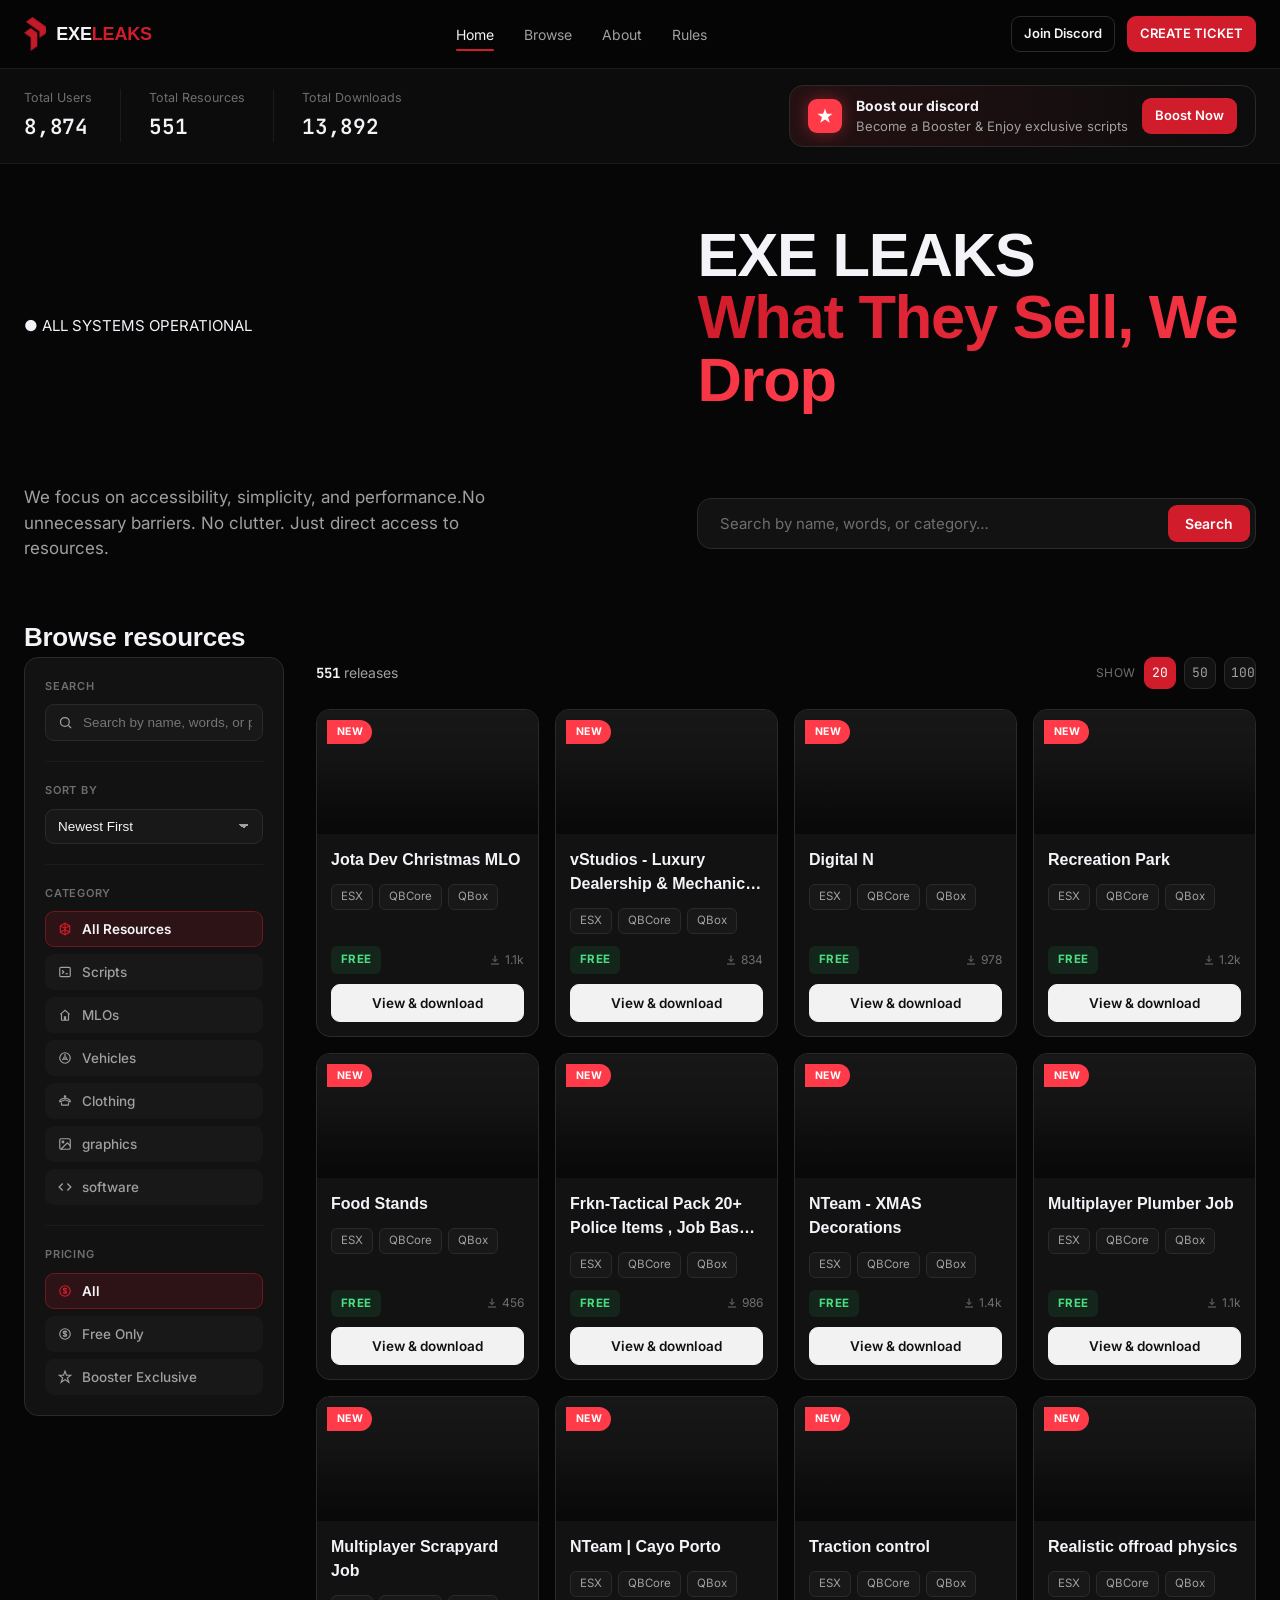
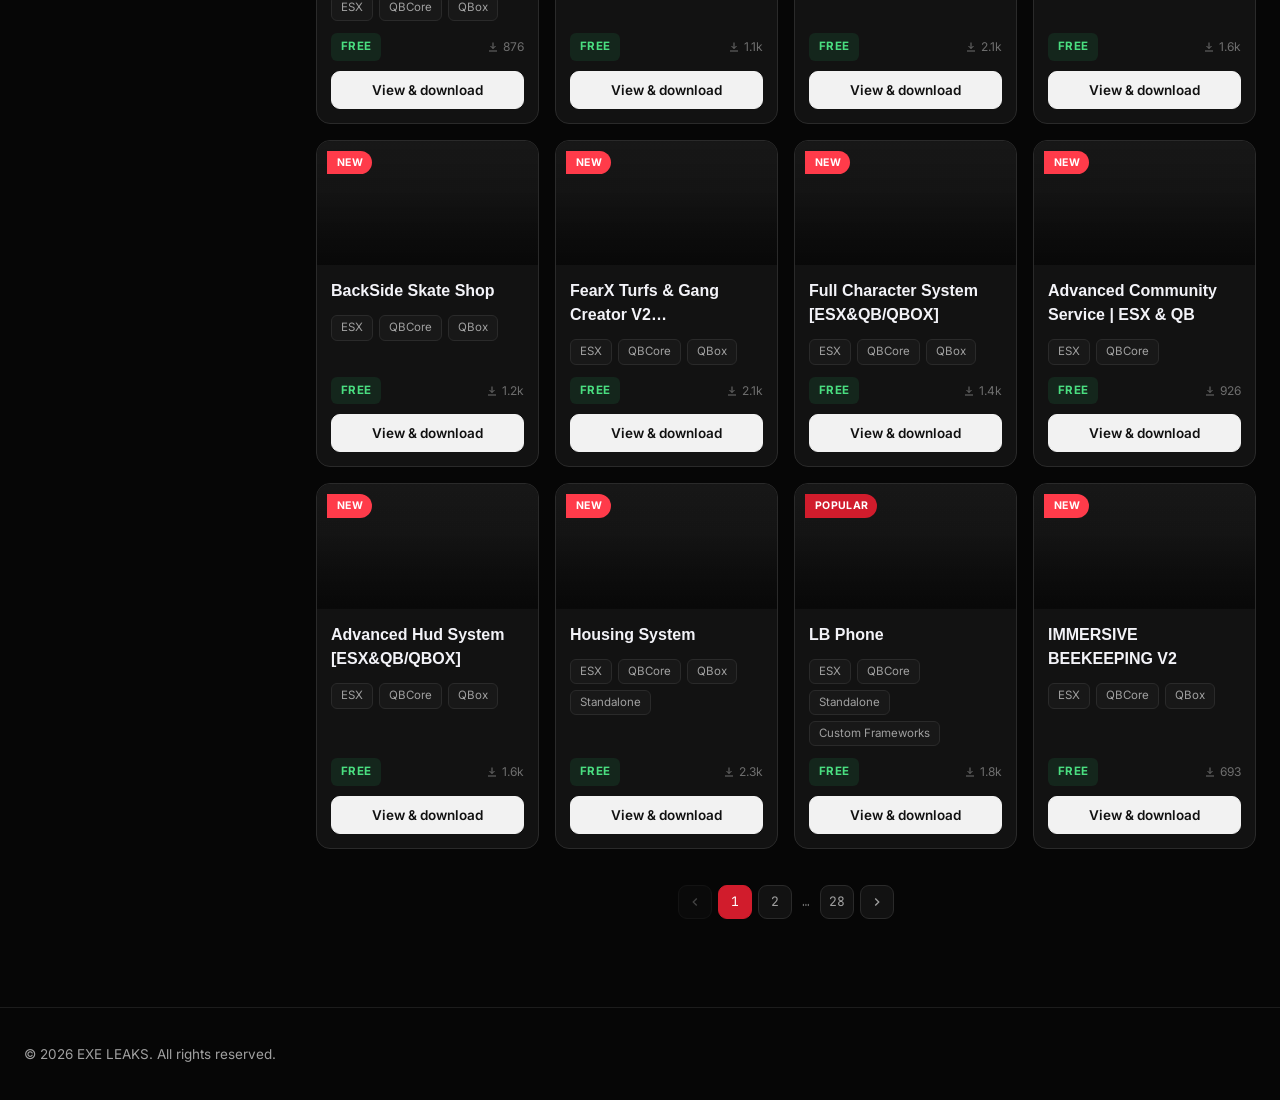
<file: index (1).html>
<!DOCTYPE html>
<html lang="en">
<head>
<meta charset="UTF-8">
<meta name="viewport" content="width=device-width, initial-scale=1.0">
<title>EXELEAKS — Free FiveM Resources</title>
<meta name="description" content="Browse and download free FiveM scripts, MLOs, clothes, mods and vehicles.">
<link rel="icon" href="assets/logo.png" type="image/png">
<link rel="preconnect" href="https://fonts.googleapis.com">
<link href="https://fonts.googleapis.com/css2?family=Space+Grotesk:wght@500;600;700&family=Inter:wght@400;500;600&family=JetBrains+Mono:wght@400;500;600&display=swap" rel="stylesheet">
<link rel="stylesheet" href="assets/style.css">
</head>
<body>

<!-- ===================== TOP NAV ===================== -->
<header class="topnav">
  <div class="wrap">
    <a href="#" class="brand">
      <img src="assets/logo.png" alt="">
      <span class="brand-name">EXE<span>LEAKS</span></span>
    </a>
    <nav class="nav-links">
      <a href="#" class="active">Home</a>
      <a href="#browse">Browse</a>
      <a href="#" id="about-link">About</a>
      <a href="#" id="rules-link">Rules</a>
    </nav>
    <div class="nav-cta">
      <a href="https://discord.gg/2DFjaC7YBQ" class="btn btn-ghost btn-sm">Join Discord</a>
      <a href="https://discord.gg/YaTjhpgWXW" class="btn btn-pink btn-sm">CREATE TICKET</a>
    </div>
  </div>
</header>

<!-- ===================== STATS STRIP ===================== -->
<section class="stats-strip">
  <div class="wrap">
    <div class="stats-group">
      <div class="stat">
        <span class="stat-label">Total Users</span>
        <span class="stat-value" id="stat-users">—</span>
      </div>
      <div class="stat">
        <span class="stat-label">Total Resources</span>
        <span class="stat-value" id="stat-resources">—</span>
      </div>
      <div class="stat">
        <span class="stat-label">Total Downloads</span>
        <span class="stat-value" id="stat-downloads">—</span>
      </div>
    </div>
    <div class="premium-banner">
      <div class="icon-box">
        <svg width="18" height="18" viewBox="0 0 24 24" fill="none"><path d="M12 2L14.5 9H22L16 13.5L18.5 21L12 16.5L5.5 21L8 13.5L2 9H9.5L12 2Z" fill="#1a0714"/></svg>
      </div>
      <div class="premium-copy">
        <strong>Boost our discord</strong>
        <span>Become a Booster & Enjoy exclusive scripts</span>
      </div>
      <a href="https://discord.gg/DUUzFHn2x5" class="btn btn-pink btn-sm">Boost Now</a>
    </div>
  </div>
</section>

<!-- ===================== HERO ===================== -->
<section class="hero">
  <div class="wrap">
    <span class="eyebrow">● ALL SYSTEMS OPERATIONAL</span>
    <h1>EXE LEAKS<br><span class="accent">What They Sell, We Drop</span></h1>
    <p class="lead">We focus on accessibility, simplicity, and performance.No unnecessary barriers. No clutter. Just direct access to resources.</p>
    <div class="hero-search">
      <input type="text" id="hero-search-input" placeholder="Search by name, words, or category…">
      <button class="btn btn-violet" id="hero-search-btn">Search</button>
    </div>
  </div>
</section>

<!-- ===================== BROWSE ===================== -->
<main class="browse" id="browse">
  <div class="wrap">
    <h2 class="section-heading">Browse resources</h2>
    <div class="browse-layout">

      <!-- Sidebar filters -->
      <aside class="sidebar">
        <div class="filter-block">
          <div class="filter-label">Search</div>
          <div class="search-box">
            <svg width="15" height="15" viewBox="0 0 24 24" fill="none" stroke="currentColor" stroke-width="2"><circle cx="11" cy="11" r="7"/><path d="M21 21l-4.3-4.3"/></svg>
            <input type="text" id="sidebar-search" placeholder="Search by name, words, or path">
          </div>
        </div>

        <div class="filter-block">
          <div class="filter-label">Sort by</div>
          <select class="select" id="sort-select">
            <option value="newest">Newest First</option>
            <option value="downloads">Most Downloaded</option>
            <option value="rating">Top Rated</option>
            <option value="name">Name A–Z</option>
          </select>
        </div>

        <div class="filter-block">
          <div class="filter-label">Category</div>
          <div id="category-filters"></div>
        </div>

        <div class="filter-block">
          <div class="filter-label">Pricing</div>
          <div id="pricing-filters"></div>
        </div>
      </aside>

      <!-- Results -->
      <div class="results">
        <div class="results-bar">
          <div class="results-count"><strong id="results-total">0</strong> releases</div>
          <div class="show-group">
            SHOW
            <button class="show-btn" data-show="20">20</button>
            <button class="show-btn" data-show="50">50</button>
            <button class="show-btn" data-show="100">100</button>
          </div>
        </div>

        <div class="grid" id="resource-grid"></div>

        <div class="pagination" id="pagination"></div>
      </div>

    </div>
  </div>
</main>

<!-- ===================== FOOTER ===================== -->
<footer class="site-footer" id="about">
  <div class="wrap footer-row">
    <span>© 2026 EXE LEAKS. All rights reserved.</span>

<!-- ===================== MODAL ===================== -->
<div class="modal-overlay" id="modal-overlay" hidden>
  <div class="modal" id="modal" role="dialog" aria-modal="true"></div>
</div>

<!-- ===================== PROMO POPUP AD ===================== -->
<div class="promo-overlay" id="promo-overlay" hidden>
  <div class="promo-modal" id="promo-modal" role="dialog" aria-modal="true">
    <button class="promo-close" id="promo-close" aria-label="Close">&times;</button>
    <a href="#" class="promo-banner" id="promo-banner-link" target="_blank" rel="noopener">
      <div id="promo-media-wrap"></div>
    </a>
    <div class="promo-footer">
      <label class="promo-checkbox">
        <input type="checkbox" id="promo-dont-show">
        <span>Don't show this again</span>
      </label>
      <a href="#" class="btn btn-violet btn-sm" id="promo-cta" target="_blank" rel="noopener">Go to the website</a>
    </div>
  </div>
</div>

<!-- ===================== TOAST NOTIFICATION ===================== -->
<div class="toast" id="toast" hidden>
  <span class="toast-icon" id="toast-icon"></span>
  <div class="toast-copy">
    <strong id="toast-title"></strong>
    <span id="toast-sub"></span>
  </div>
</div>   
<script src="assets/data.js"></script>
<script src="assets/script.js"></script>
<script type='module' src='https://static.cloudflareinsights.com/beacon.min.js' data-cf-beacon='{"token": "4ad1bed8ee82440b8f49b0e471be3949"}'></script><!-- End Cloudflare Web Analytics -->
</body>
</html>
</file>
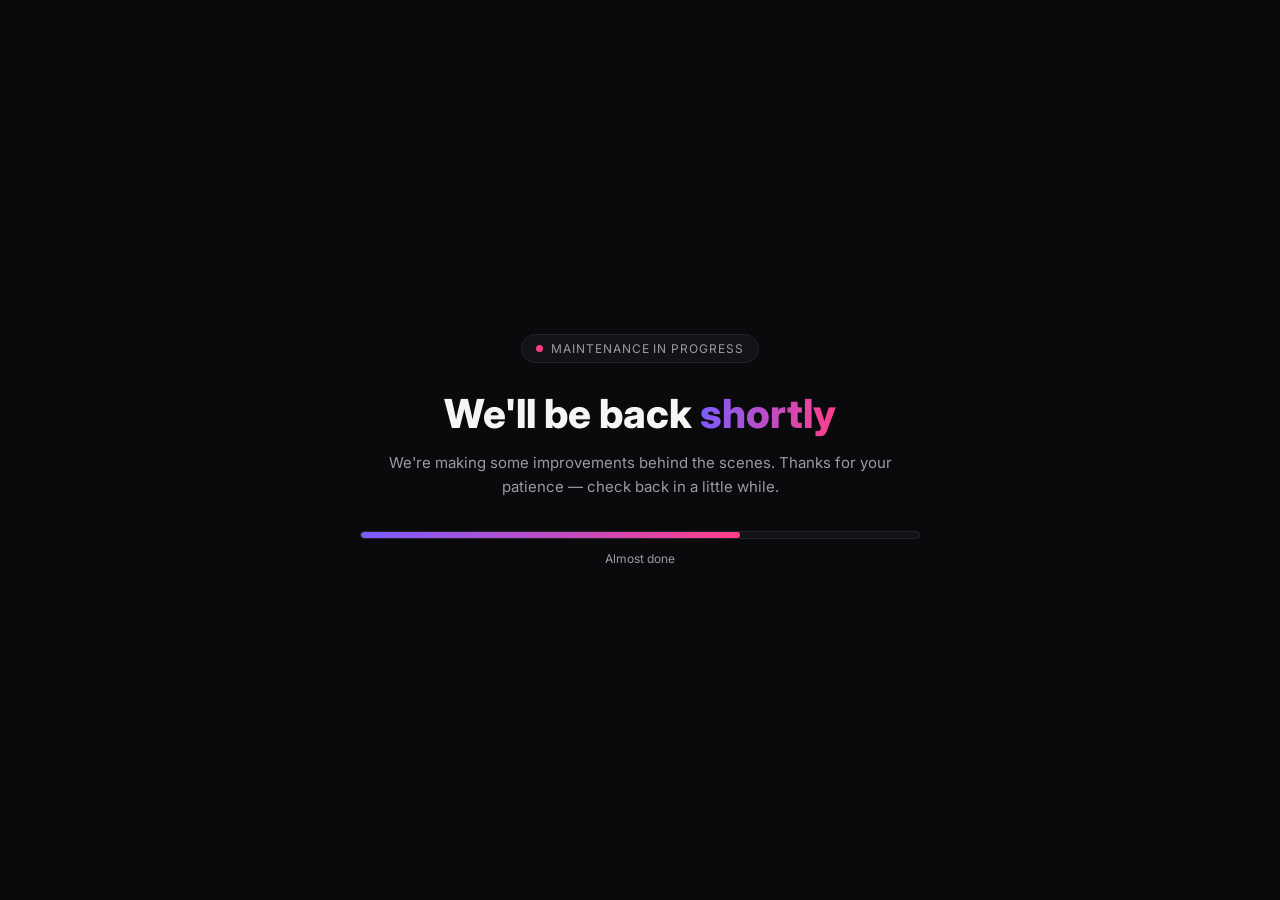
<file: maintenance-theme.html>
<!DOCTYPE html>
<html lang="en">
<head>
<meta charset="UTF-8">
<meta name="viewport" content="width=device-width, initial-scale=1.0">
<title>Under Maintenance</title>
<link rel="preconnect" href="https://fonts.googleapis.com">
<link rel="preconnect" href="https://fonts.gstatic.com" crossorigin>
<link href="https://fonts.googleapis.com/css2?family=Inter:wght@400;500;600;700;800&display=swap" rel="stylesheet">
<style>
  :root{
    --bg: #0a0a0d;
    --panel: #131317;
    --line: #24242b;
    --ink: #f5f5f7;
    --muted: #9a9aa5;
    --violet: #7c5cff;
    --pink: #ff3d8a;
    --ok: #2ecc71;
  }

  *{ box-sizing:border-box; }

  body{
    margin:0;
    min-height:100vh;
    display:flex;
    align-items:center;
    justify-content:center;
    background:var(--bg);
    color:var(--ink);
    font-family:'Inter', sans-serif;
    padding:24px;
  }

  .card{
    width:100%;
    max-width:560px;
    text-align:center;
  }

  .badge{
    display:inline-flex;
    align-items:center;
    gap:8px;
    padding:6px 14px;
    border-radius:999px;
    border:1px solid var(--line);
    background:var(--panel);
    font-size:12px;
    letter-spacing:0.08em;
    text-transform:uppercase;
    color:var(--muted);
    margin-bottom:28px;
  }

  .badge .dot{
    width:7px;
    height:7px;
    border-radius:50%;
    background:var(--pink);
    animation:pulse 1.8s ease-in-out infinite;
  }

  @keyframes pulse{
    0%,100%{ opacity:1; transform:scale(1); }
    50%{ opacity:0.5; transform:scale(1.4); }
  }

  h1{
    font-size:clamp(28px, 6vw, 40px);
    font-weight:800;
    margin:0 0 14px;
    line-height:1.15;
  }

  h1 span{
    background:linear-gradient(90deg, var(--violet), var(--pink));
    -webkit-background-clip:text;
    background-clip:text;
    color:transparent;
  }

  p{
    color:var(--muted);
    font-size:15px;
    line-height:1.6;
    margin:0 0 32px;
  }

  .bar-track{
    height:8px;
    border-radius:999px;
    background:var(--panel);
    border:1px solid var(--line);
    overflow:hidden;
    margin-bottom:12px;
  }

  .bar-fill{
    height:100%;
    width:68%;
    border-radius:999px;
    background:linear-gradient(90deg, var(--violet), var(--pink));
  }

  .bar-label{
    font-size:12px;
    color:var(--muted);
  }
</style>
</head>
<body>

<div class="card">
  <div class="badge"><span class="dot"></span> Maintenance in progress</div>

  <h1>We'll be back <span>shortly</span></h1>
  <p>We're making some improvements behind the scenes. Thanks for your patience — check back in a little while.</p>

  <div class="bar-track">
    <div class="bar-fill"></div>
  </div>
  <div class="bar-label">Almost done</div>
</div>

</body>
</html>
</file>
<file: assets/style.css>
/* ============================================================
   TOKENS
   ============================================================ */
:root {
  --bg: #060606;
  --bg-raised: #0c0c0c;
  --surface: #121212;
  --surface-2: #181818;
  --surface-hover: #1e1e1e;
  --border: #2a2a2a;
  --border-soft: #1c1c1c;
  --text: #f3f3f8;
  --muted: #a0a0a0;
  --muted-2: #6e6e6e;

  --violet: #d11c2c;
  --violet-dim: #a8121f;
  --violet-soft: rgba(209, 28, 44, 0.14);
  --lime: #2fd675;
  --amber: #ffb84d;
  --pink: #ff3b4a;
  --pink-dim: #d11c2c;
  --pink-soft: rgba(255, 59, 74, 0.14);

  --font-display: "Chakra Petch", sans-serif;
  --font-body: "Inter", sans-serif;
  --font-mono: "JetBrains Mono", monospace;

  --radius: 14px;
  --radius-sm: 9px;
  --container: 1280px;
}

@media (prefers-reduced-motion: reduce) {
  * { animation-duration: 0.001ms !important; animation-iteration-count: 1 !important; transition-duration: 0.001ms !important; }
}

* { box-sizing: border-box; }
html { scroll-behavior: smooth; }
body {
  margin: 0;
  background: var(--bg);
  color: var(--text);
  font-family: var(--font-body);
  font-size: 15px;
  line-height: 1.5;
  -webkit-font-smoothing: antialiased;
  position: relative;
}
a { color: inherit; text-decoration: none; }
button { font-family: inherit; cursor: pointer; }
ul { margin: 0; padding: 0; list-style: none; }
img { max-width: 100%; display: block; }

:focus-visible {
  outline: 2px solid var(--violet);
  outline-offset: 2px;
}

.wrap {
  max-width: var(--container);
  margin: 0 auto;
  padding: 0 24px;
}

/* ============================================================
   BACKDROP — fixed grid + ambient glows behind everything
   ============================================================ */
.backdrop {
  position: fixed;
  inset: 0;
  z-index: 0;
  overflow: hidden;
  pointer-events: none;
}
.backdrop-grid {
  position: absolute;
  inset: -1px;
  background-image:
    linear-gradient(rgba(255, 255, 255, 0.028) 1px, transparent 1px),
    linear-gradient(90deg, rgba(255, 255, 255, 0.028) 1px, transparent 1px);
  background-size: 42px 42px;
  mask-image: radial-gradient(ellipse 80% 55% at 50% 0%, #000 40%, transparent 85%);
}
.backdrop-glow {
  position: absolute;
  width: 620px;
  height: 620px;
  border-radius: 50%;
  filter: blur(120px);
  opacity: 0.22;
}
.backdrop-glow--violet { top: -220px; left: -120px; background: var(--violet); }
.backdrop-glow--pink { top: -160px; right: -180px; background: var(--pink); opacity: 0.16; }

/* everything else sits above the backdrop */
.topnav, .stats-strip, .hero, .browse, .site-footer,
.modal-overlay, .promo-overlay, .toast { position: relative; z-index: 1; }

/* ============================================================
   TOP NAV
   ============================================================ */
.topnav {
  position: sticky;
  top: 0;
  z-index: 40;
  background: rgba(6, 6, 6, 0.78);
  backdrop-filter: blur(14px);
  border-bottom: 1px solid var(--border-soft);
}
.topnav .wrap {
  height: 68px;
  display: flex;
  align-items: center;
  justify-content: space-between;
  gap: 24px;
}
.brand {
  display: flex;
  align-items: center;
  gap: 10px;
}
.brand img {
  width: 34px;
  height: 34px;
  border-radius: 8px;
  box-shadow: 0 0 0 1px var(--border), 0 0 18px rgba(209, 28, 44, 0.35);
}
.brand-name {
  font-family: var(--font-display);
  font-weight: 600;
  font-size: 18px;
  letter-spacing: -0.01em;
}
.brand-name span { color: var(--violet); }

.nav-links {
  display: flex;
  align-items: center;
  gap: 30px;
  font-size: 14px;
  color: var(--muted);
}
.nav-links a {
  position: relative;
  padding: 4px 0;
  transition: color 0.15s ease;
}
.nav-links a::after {
  content: "";
  position: absolute;
  left: 0;
  right: 100%;
  bottom: -2px;
  height: 2px;
  background: linear-gradient(90deg, var(--violet), var(--pink));
  border-radius: 2px;
  transition: right 0.2s ease;
}
.nav-links a:hover, .nav-links a.active { color: var(--text); }
.nav-links a:hover::after, .nav-links a.active::after { right: 0; }

.nav-cta {
  display: flex;
  align-items: center;
  gap: 12px;
}

.btn {
  display: inline-flex;
  align-items: center;
  gap: 8px;
  padding: 9px 16px;
  border-radius: var(--radius-sm);
  border: 1px solid transparent;
  font-size: 14px;
  font-weight: 600;
  white-space: nowrap;
  transition: transform 0.12s ease, background 0.15s ease, border-color 0.15s ease, box-shadow 0.15s ease;
}
.btn:active { transform: scale(0.97); }
.btn-violet { background: var(--violet); color: #fff; box-shadow: 0 0 0 rgba(209, 28, 44, 0); }
.btn-violet:hover { background: #7c4dec; box-shadow: 0 4px 22px rgba(209, 28, 44, 0.4); }
.btn-orange { background: var(--amber); color: #1a0f00; }
.btn-orange:hover { background: #ffc775; }
.btn-pink { background: var(--pink); color: #fff; }
.btn-pink:hover { background: #ff6bab; box-shadow: 0 4px 22px rgba(255, 59, 74, 0.35); }
.btn-ghost { background: transparent; border-color: var(--border); color: var(--text); }
.btn-ghost:hover { background: var(--surface-2); border-color: #454545; }
.btn-sm { padding: 7px 12px; font-size: 13px; }
.btn-block { width: 100%; justify-content: center; }

/* ============================================================
   STATS STRIP
   ============================================================ */
.stats-strip {
  border-bottom: 1px solid var(--border-soft);
  background: rgba(18, 18, 18, 0.5);
}
.stats-strip .wrap {
  padding: 16px 24px;
  display: flex;
  align-items: center;
  justify-content: space-between;
  gap: 24px;
  flex-wrap: wrap;
}
.stats-group { display: flex; align-items: center; gap: 0; flex-wrap: wrap; }
.stat {
  display: flex;
  flex-direction: column;
  gap: 3px;
  padding: 0 28px;
  border-left: 1px solid var(--border-soft);
}
.stat:first-child { border-left: none; padding-left: 0; }
.stat-label {
  display: flex;
  align-items: center;
  gap: 6px;
  font-size: 11px;
  color: var(--muted-2);
  text-transform: uppercase;
  letter-spacing: 0.07em;
}
.stat-value {
  font-family: var(--font-mono);
  font-size: 21px;
  font-weight: 600;
  letter-spacing: -0.01em;
}
.premium-banner {
  display: flex;
  align-items: center;
  gap: 14px;
  padding: 9px 18px;
  border-radius: var(--radius);
  border: 1px solid var(--border);
  background: linear-gradient(90deg, rgba(255, 59, 74, 0.1), transparent);
}
.premium-banner .icon-box {
  width: 34px;
  height: 34px;
  border-radius: 9px;
  background: var(--pink);
  display: flex;
  align-items: center;
  justify-content: center;
  flex-shrink: 0;
  box-shadow: 0 0 16px rgba(255, 59, 74, 0.45);
}
.premium-copy { font-size: 13px; }
.premium-copy strong { display: block; font-size: 14px; margin-bottom: 1px; }
.premium-copy span { color: var(--muted); }

/* ============================================================
   HERO
   ============================================================ */
.hero {
  padding: 88px 0 56px;
  overflow: hidden;
}
.hero .wrap { text-align: center; }

.terminal-chip {
  display: inline-flex;
  align-items: center;
  gap: 10px;
  font-family: var(--font-mono);
  font-size: 12.5px;
  color: var(--lime);
  background: rgba(47, 214, 117, 0.07);
  border: 1px solid rgba(47, 214, 117, 0.25);
  padding: 8px 14px;
  border-radius: 999px;
  margin-bottom: 26px;
  max-width: 100%;
}
.terminal-dot {
  width: 7px;
  height: 7px;
  border-radius: 50%;
  background: var(--lime);
  flex-shrink: 0;
  box-shadow: 0 0 8px rgba(47, 214, 117, 0.8);
  animation: dot-pulse 1.8s ease-in-out infinite;
}
@keyframes dot-pulse {
  0%, 100% { opacity: 1; }
  50% { opacity: 0.35; }
}
.terminal-line {
  white-space: nowrap;
  overflow: hidden;
}
.terminal-cursor {
  display: inline-block;
  width: 6px;
  height: 13px;
  background: var(--lime);
  margin-left: 1px;
  vertical-align: -2px;
  animation: cursor-blink 0.9s step-end infinite;
}
@keyframes cursor-blink { 50% { opacity: 0; } }

.hero h1 {
  font-family: var(--font-display);
  font-size: clamp(38px, 6vw, 64px);
  line-height: 1.04;
  letter-spacing: -0.025em;
  margin: 0 0 18px;
  font-weight: 600;
}
.hero h1 .accent {
  background: linear-gradient(90deg, var(--violet), var(--pink));
  -webkit-background-clip: text;
  background-clip: text;
  color: transparent;
}
.hero p.lead {
  color: var(--muted);
  font-size: 17px;
  max-width: 580px;
  margin: 0 auto 34px;
}
.hero-search {
  max-width: 620px;
  margin: 0 auto;
  display: flex;
  align-items: center;
  gap: 6px;
  background: var(--surface);
  border: 1px solid var(--border);
  padding: 6px 6px 6px 16px;
  border-radius: 14px;
  transition: border-color 0.15s ease, box-shadow 0.15s ease;
}
.hero-search:focus-within {
  border-color: var(--violet);
  box-shadow: 0 0 0 3px var(--violet-soft);
}
.hero-search-prompt {
  font-family: var(--font-mono);
  color: var(--violet);
  font-weight: 600;
  flex-shrink: 0;
}
.hero-search input {
  flex: 1;
  background: transparent;
  border: none;
  color: var(--text);
  font-size: 15px;
  padding: 10px 6px;
  font-family: var(--font-mono);
}
.hero-search input:focus { outline: none; }
.hero-search input::placeholder { color: var(--muted-2); }

.hero-tags {
  display: flex;
  align-items: center;
  justify-content: center;
  gap: 8px;
  flex-wrap: wrap;
  margin-top: 22px;
}
.hero-tag {
  font-family: var(--font-mono);
  font-size: 11.5px;
  color: var(--muted);
  background: var(--surface);
  border: 1px solid var(--border-soft);
  padding: 5px 11px;
  border-radius: 999px;
}

/* ============================================================
   BROWSE LAYOUT
   ============================================================ */
.browse {
  padding: 40px 0 88px;
}
.browse-layout {
  display: grid;
  grid-template-columns: 260px 1fr;
  gap: 32px;
  align-items: start;
}
.section-head {
  display: flex;
  align-items: baseline;
  justify-content: space-between;
  gap: 16px;
  margin-bottom: 26px;
  flex-wrap: wrap;
}
.section-heading {
  font-family: var(--font-display);
  font-size: 26px;
  font-weight: 600;
  margin: 0;
  letter-spacing: -0.01em;
}
.section-sub {
  color: var(--muted-2);
  font-size: 13.5px;
  margin: 0;
  font-family: var(--font-mono);
}

/* Sidebar */
.sidebar {
  background: var(--surface);
  border: 1px solid var(--border);
  border-radius: var(--radius);
  padding: 20px;
  position: sticky;
  top: 88px;
}
.filter-block + .filter-block {
  margin-top: 20px;
  padding-top: 20px;
  border-top: 1px solid var(--border-soft);
}
.filter-label {
  font-size: 11px;
  font-weight: 600;
  color: var(--muted-2);
  text-transform: uppercase;
  letter-spacing: 0.07em;
  margin-bottom: 10px;
}
.search-box {
  display: flex;
  align-items: center;
  gap: 8px;
  background: var(--surface-2);
  border: 1px solid var(--border);
  border-radius: var(--radius-sm);
  padding: 9px 12px;
  transition: border-color 0.15s ease;
}
.search-box:focus-within { border-color: var(--violet); }
.search-box input {
  flex: 1;
  background: transparent;
  border: none;
  color: var(--text);
  font-size: 13.5px;
}
.search-box input:focus { outline: none; }
.search-box svg { color: var(--muted); flex-shrink: 0; }

.select {
  width: 100%;
  background: var(--surface-2);
  border: 1px solid var(--border);
  color: var(--text);
  padding: 9px 12px;
  border-radius: var(--radius-sm);
  font-size: 13.5px;
  appearance: none;
  background-image: linear-gradient(45deg, transparent 50%, var(--muted) 50%), linear-gradient(135deg, var(--muted) 50%, transparent 50%);
  background-position: calc(100% - 18px) center, calc(100% - 13px) center;
  background-size: 5px 5px, 5px 5px;
  background-repeat: no-repeat;
  cursor: pointer;
}

.filter-option {
  display: flex;
  align-items: center;
  gap: 10px;
  width: 100%;
  padding: 9px 12px;
  border-radius: var(--radius-sm);
  border: 1px solid transparent;
  background: var(--surface-2);
  color: var(--muted);
  font-size: 13.5px;
  font-weight: 500;
  margin-bottom: 7px;
  transition: background 0.12s ease, color 0.12s ease, border-color 0.12s ease;
}
.filter-option:last-child { margin-bottom: 0; }
.filter-option svg { flex-shrink: 0; }
.filter-option:hover { background: var(--surface-hover); color: var(--text); }
.filter-option.is-active {
  background: var(--violet-soft);
  border-color: rgba(209, 28, 44, 0.4);
  color: var(--text);
  font-weight: 600;
}
.filter-option.is-active svg { color: var(--violet); }

/* Results header */
.results-bar {
  display: flex;
  align-items: center;
  justify-content: space-between;
  gap: 16px;
  margin-bottom: 20px;
  flex-wrap: wrap;
}
.results-count { color: var(--muted); font-size: 14px; }
.results-count strong { color: var(--text); font-family: var(--font-mono); }
.show-group { display: flex; align-items: center; gap: 8px; font-size: 12px; letter-spacing: 0.05em; color: var(--muted-2); }
.show-btn {
  width: 32px;
  height: 32px;
  border-radius: var(--radius-sm);
  border: 1px solid var(--border);
  background: var(--surface);
  color: var(--muted);
  font-size: 13px;
  font-family: var(--font-mono);
  transition: background 0.12s ease, border-color 0.12s ease, color 0.12s ease;
}
.show-btn:hover { border-color: #454545; color: var(--text); }
.show-btn.is-active { background: var(--violet); border-color: var(--violet); color: #fff; }

/* ============================================================
   RESOURCE GRID / CARDS
   ============================================================ */
.grid {
  display: grid;
  grid-template-columns: repeat(auto-fill, minmax(230px, 1fr));
  gap: 18px;
}
.card {
  background: var(--surface);
  border: 1px solid var(--border);
  border-radius: var(--radius);
  overflow: hidden;
  display: flex;
  flex-direction: column;
  transition: border-color 0.18s ease, transform 0.18s ease, box-shadow 0.18s ease;
}
.card:hover {
  border-color: rgba(209, 28, 44, 0.45);
  transform: translateY(-3px);
  box-shadow: 0 12px 32px rgba(0, 0, 0, 0.35), 0 0 0 1px rgba(209, 28, 44, 0.15);
}
.card-art {
  aspect-ratio: 16/10;
  position: relative;
  display: flex;
  align-items: flex-end;
  padding: 10px;
  background-color: var(--surface-2);
}
.card-art::after {
  content: "";
  position: absolute;
  inset: 0;
  background: linear-gradient(180deg, rgba(6, 6, 6, 0.05) 40%, rgba(6, 6, 6, 0.75) 100%);
  pointer-events: none;
}
.card-art .status {
  position: absolute;
  top: 10px;
  left: 10px;
  z-index: 1;
  display: flex;
  align-items: center;
  gap: 6px;
  font-family: var(--font-mono);
  font-size: 10.5px;
  font-weight: 600;
  letter-spacing: 0.04em;
  padding: 4px 8px;
  border-radius: 999px;
  background: rgba(6, 6, 6, 0.7);
  color: var(--muted);
  backdrop-filter: blur(4px);
}
.card-art .status.online { color: var(--lime); }
.card-art .status .dot { width: 6px; height: 6px; border-radius: 50%; background: currentColor; }
.card-art .badge-tag {
  position: absolute;
  top: 10px;
  right: 10px;
  z-index: 1;
  font-size: 10.5px;
  font-weight: 700;
  letter-spacing: 0.03em;
  padding: 4px 9px 4px 10px;
  border-radius: 3px 999px 999px 3px;
  color: #fff;
}
.badge-new { background: var(--pink); color: #2a0517; }
.badge-updated { background: var(--amber); color: #2a1600; }
.badge-generic { background: var(--violet); color: #fff; }
.card-art .filepath {
  position: relative;
  z-index: 1;
  font-family: var(--font-mono);
  font-size: 10px;
  color: rgba(240, 240, 245, 0.5);
  background: rgba(6, 6, 6, 0.55);
  padding: 3px 7px;
  border-radius: 5px;
  backdrop-filter: blur(4px);
}
.card-body { padding: 14px; display: flex; flex-direction: column; gap: 10px; flex: 1; }
.card-top { display: flex; align-items: center; justify-content: space-between; gap: 8px; }
.card-name {
  font-family: var(--font-display);
  font-size: 15.5px;
  font-weight: 600;
  overflow: hidden;
  text-overflow: ellipsis;
  white-space: nowrap;
}
.card-version { font-family: var(--font-mono); font-size: 11px; color: var(--muted-2); flex-shrink: 0; }
.card-cat {
  display: inline-flex;
  align-items: center;
  gap: 5px;
  align-self: flex-start;
  font-size: 11.5px;
  color: var(--muted);
  background: var(--surface-2);
  border-radius: 999px;
  padding: 3px 10px 3px 6px;
}
.card-cat svg { width: 12px; height: 12px; }
.card-meta {
  display: flex;
  align-items: center;
  gap: 12px;
  font-size: 12px;
  color: var(--muted);
  font-family: var(--font-mono);
}
.card-meta span { display: flex; align-items: center; gap: 4px; }
.card-foot {
  display: flex;
  align-items: center;
  justify-content: space-between;
  gap: 8px;
  margin-top: auto;
  padding-top: 10px;
  border-top: 1px solid var(--border-soft);
}
.price-free {
  font-size: 11.5px;
  font-weight: 700;
  letter-spacing: 0.03em;
  color: var(--lime);
  background: rgba(47, 214, 117, 0.1);
  padding: 5px 10px;
  border-radius: 6px;
}
.price-paid {
  font-size: 11.5px;
  font-weight: 700;
  letter-spacing: 0.03em;
  color: var(--pink);
  background: rgba(255, 59, 74, 0.12);
  padding: 5px 10px;
  border-radius: 6px;
}
.card-actions { display: flex; align-items: center; gap: 6px; }
.icon-btn {
  width: 32px;
  height: 32px;
  display: flex;
  align-items: center;
  justify-content: center;
  border-radius: var(--radius-sm);
  border: 1px solid var(--border);
  background: transparent;
  color: var(--muted);
  transition: color 0.12s ease, border-color 0.12s ease;
}
.icon-btn:hover { color: var(--text); border-color: #454545; }
.get-btn {
  display: flex;
  align-items: center;
  gap: 6px;
  padding: 8px 12px;
  border-radius: var(--radius-sm);
  border: 1px solid var(--violet);
  color: var(--violet);
  font-size: 12.5px;
  font-weight: 600;
  background: rgba(209, 28, 44, 0.08);
  transition: background 0.12s ease, color 0.12s ease, box-shadow 0.12s ease;
}
.get-btn:hover { background: var(--violet); color: #fff; box-shadow: 0 4px 16px rgba(209, 28, 44, 0.4); }

.empty-state {
  grid-column: 1 / -1;
  text-align: center;
  padding: 70px 20px;
  color: var(--muted);
  border: 1px dashed var(--border);
  border-radius: var(--radius);
}
.empty-state strong { display: block; color: var(--text); font-size: 17px; margin-bottom: 6px; font-family: var(--font-display); }

/* Pagination */
.pagination {
  display: flex;
  align-items: center;
  justify-content: center;
  gap: 6px;
  margin-top: 36px;
}
.page-btn {
  min-width: 34px;
  height: 34px;
  padding: 0 8px;
  border-radius: var(--radius-sm);
  border: 1px solid var(--border);
  background: var(--surface);
  color: var(--muted);
  font-size: 13px;
  font-family: var(--font-mono);
  display: flex;
  align-items: center;
  justify-content: center;
  transition: border-color 0.12s ease, color 0.12s ease, background 0.12s ease;
}
.page-btn:hover:not(:disabled) { border-color: #454545; color: var(--text); }
.page-btn.is-active { background: var(--violet); border-color: var(--violet); color: #fff; }
.page-btn:disabled { opacity: 0.4; cursor: not-allowed; }
.page-ellipsis { color: var(--muted-2); padding: 0 4px; font-family: var(--font-mono); font-size: 13px; }

/* ============================================================
   MODAL (script detail)
   ============================================================ */
.modal-overlay {
  position: fixed;
  inset: 0;
  background: rgba(4, 4, 4, 0.75);
  backdrop-filter: blur(4px);
  display: flex;
  align-items: flex-start;
  justify-content: center;
  padding: 60px 20px;
  z-index: 100;
  overflow-y: auto;
}
.modal-overlay[hidden] { display: none; }
.modal {
  width: 100%;
  max-width: 640px;
  background: var(--surface);
  border: 1px solid var(--border);
  border-radius: var(--radius);
  overflow: hidden;
  animation: modal-in 0.2s ease;
}
@keyframes modal-in {
  from { opacity: 0; transform: translateY(10px) scale(0.985); }
  to { opacity: 1; transform: translateY(0) scale(1); }
}
.modal-art {
  aspect-ratio: 21/9;
  position: relative;
}
.modal-media {
  position: relative;
  aspect-ratio: 21/9;
  background: #000;
}
.modal-media-main,
.modal-media-frame {
  width: 100%;
  height: 100%;
  display: block;
  border: none;
}
.media-nav {
  position: absolute;
  top: 50%;
  transform: translateY(-50%);
  width: 34px;
  height: 34px;
  border-radius: 50%;
  border: none;
  background: rgba(6, 6, 6, 0.6);
  color: #fff;
  display: flex;
  align-items: center;
  justify-content: center;
  cursor: pointer;
  z-index: 2;
}
.media-nav:hover { background: rgba(6, 6, 6, 0.85); }
.media-nav-prev { left: 12px; }
.media-nav-next { right: 12px; }
.modal-media-thumbs {
  display: flex;
  gap: 8px;
  padding: 12px 20px;
  background: var(--surface);
  border-bottom: 1px solid var(--border-soft);
  overflow-x: auto;
}
.modal-media-thumb {
  position: relative;
  flex-shrink: 0;
  width: 72px;
  height: 44px;
  border-radius: 6px;
  border: 2px solid transparent;
  background-size: cover;
  background-position: center;
  cursor: pointer;
  padding: 0;
}
.modal-media-thumb.is-active { border-color: var(--violet); }
.modal-media-thumb .thumb-play {
  position: absolute;
  inset: 0;
  display: flex;
  align-items: center;
  justify-content: center;
  background: rgba(0, 0, 0, 0.35);
  color: #fff;
}
.modal-close {
  position: absolute;
  top: 14px;
  right: 14px;
  width: 32px;
  height: 32px;
  border-radius: 50%;
  border: none;
  background: rgba(6, 6, 6, 0.6);
  color: #fff;
  display: flex;
  align-items: center;
  justify-content: center;
  z-index: 3;
  transition: background 0.12s ease;
}
.modal-close:hover { background: rgba(6, 6, 6, 0.85); }
.modal-body { padding: 24px; }
.modal-head {
  display: flex;
  align-items: flex-start;
  justify-content: space-between;
  gap: 16px;
  margin-bottom: 6px;
}
.modal-title { font-family: var(--font-display); font-size: 22px; font-weight: 600; }
.modal-sub { color: var(--muted); font-size: 13px; margin-bottom: 18px; }
.modal-desc { font-size: 14.5px; color: #d6d6de; margin-bottom: 20px; }
.modal-section { margin-bottom: 20px; }
.modal-section h4 {
  font-size: 11.5px;
  text-transform: uppercase;
  letter-spacing: 0.06em;
  color: var(--muted);
  margin: 0 0 10px;
}
.tag-list { display: flex; flex-wrap: wrap; gap: 8px; }
.tag-chip {
  font-size: 12.5px;
  background: var(--surface-2);
  border: 1px solid var(--border);
  border-radius: 999px;
  padding: 5px 12px;
}
.changelog-item {
  display: flex;
  gap: 12px;
  padding: 10px 0;
  border-bottom: 1px solid var(--border-soft);
  font-size: 13px;
}
.changelog-item:last-child { border-bottom: none; }
.changelog-item .cv { font-family: var(--font-mono); color: var(--violet); flex-shrink: 0; width: 60px; }
.changelog-item .cd { color: var(--muted-2); flex-shrink: 0; width: 90px; }
.modal-actions { display: flex; gap: 10px; margin-top: 8px; }

/* ============================================================
   DOWNLOAD GATE (intermediate "Get Script" -> "Download File" step)
   ============================================================ */
.gate-body {
  position: relative;
  padding: 44px 24px 32px;
  display: flex;
  flex-direction: column;
  align-items: center;
  background:
    radial-gradient(ellipse 60% 50% at 50% 0%, rgba(209, 28, 44, 0.12), transparent 70%);
}
.gate-brand {
  display: flex;
  align-items: center;
  gap: 8px;
  font-family: var(--font-display);
  font-weight: 700;
  font-size: 15px;
  letter-spacing: 0.02em;
  margin-bottom: 26px;
}
.gate-brand-logo { width: 22px; height: 22px; border-radius: 5px; }
.gate-brand-name .accent, .gate-brand span .accent { color: var(--violet); }
.gate-card {
  position: relative;
  width: 100%;
  max-width: 380px;
  background: var(--surface-2);
  border: 1px solid var(--border);
  border-radius: var(--radius);
  padding: 22px;
}
.gate-back {
  display: inline-flex;
  align-items: center;
  gap: 6px;
  background: none;
  border: none;
  color: var(--muted);
  font-size: 12.5px;
  cursor: pointer;
  padding: 0;
  margin-bottom: 16px;
  transition: color 0.12s ease;
}
.gate-back:hover { color: var(--text); }
.gate-file-row {
  display: flex;
  align-items: center;
  gap: 12px;
  margin-bottom: 18px;
}
.gate-file-icon {
  flex-shrink: 0;
  width: 40px;
  height: 40px;
  border-radius: var(--radius-sm);
  background: var(--surface);
  border: 1px solid var(--border);
  display: flex;
  align-items: center;
  justify-content: center;
  color: var(--violet);
}
.gate-file-info { flex: 1; min-width: 0; }
.gate-file-name { font-family: var(--font-display); font-size: 15.5px; font-weight: 600; margin-bottom: 6px; word-break: break-word; }
.gate-file-meta { display: flex; flex-wrap: wrap; gap: 6px; }
.gate-status {
  display: flex;
  align-items: center;
  gap: 8px;
  font-size: 12.5px;
  color: var(--muted);
  background: var(--surface);
  border: 1px solid var(--border);
  border-radius: var(--radius-sm);
  padding: 10px 12px;
  margin-bottom: 16px;
}
.gate-status-dot {
  width: 7px;
  height: 7px;
  border-radius: 50%;
  background: var(--lime);
  flex-shrink: 0;
  box-shadow: 0 0 8px rgba(47, 214, 117, 0.8);
}
.gate-download-btn { text-decoration: none; justify-content: center; }
.gate-footer {
  display: flex;
  justify-content: space-between;
  font-size: 11.5px;
  color: var(--muted-2);
  margin-top: 14px;
}

/* ============================================================
   PROMO POPUP AD
   ============================================================ */
.promo-overlay {
  position: fixed;
  inset: 0;
  background: rgba(4, 4, 4, 0.8);
  backdrop-filter: blur(4px);
  display: flex;
  align-items: center;
  justify-content: center;
  padding: 20px;
  z-index: 200;
}
.promo-overlay[hidden] { display: none; }
.promo-modal {
  position: relative;
  width: 100%;
  max-width: 620px;
  background: var(--surface);
  border: 1px solid var(--border);
  border-radius: var(--radius);
  overflow: hidden;
  animation: promo-in 0.22s ease;
}
@keyframes promo-in {
  from { opacity: 0; transform: translateY(8px) scale(0.98); }
  to { opacity: 1; transform: translateY(0) scale(1); }
}
.promo-close {
  position: absolute;
  top: 12px;
  right: 12px;
  width: 30px;
  height: 30px;
  border-radius: 50%;
  border: none;
  background: rgba(6, 6, 6, 0.65);
  color: #fff;
  font-size: 18px;
  line-height: 1;
  display: flex;
  align-items: center;
  justify-content: center;
  z-index: 2;
  transition: background 0.12s ease;
}
.promo-close:hover { background: rgba(6, 6, 6, 0.9); }
.promo-banner { display: block; }
.promo-media {
  width: 100%;
  aspect-ratio: 16/8;
  object-fit: cover;
  display: block;
  background: #000;
}

.promo-footer {
  display: flex;
  align-items: center;
  justify-content: space-between;
  gap: 16px;
  padding: 16px 20px;
  border-top: 1px solid var(--border-soft);
  flex-wrap: wrap;
}
.promo-checkbox {
  display: flex;
  align-items: center;
  gap: 8px;
  font-size: 13px;
  color: var(--muted);
}
.promo-checkbox input { accent-color: var(--violet); width: 15px; height: 15px; }

/* ============================================================
   TOAST NOTIFICATION
   ============================================================ */
.toast {
  position: fixed;
  left: 20px;
  bottom: 20px;
  z-index: 150;
  display: flex;
  align-items: center;
  gap: 12px;
  background: var(--surface);
  border: 1px solid var(--border);
  border-radius: var(--radius);
  padding: 12px 16px;
  max-width: 320px;
  box-shadow: 0 10px 30px rgba(0, 0, 0, 0.45);
  transform: translateY(0);
  opacity: 1;
  transition: transform 0.3s ease, opacity 0.3s ease;
}
.toast[hidden] { display: none; }
.toast.toast-out {
  transform: translateY(12px);
  opacity: 0;
}
.toast-icon {
  width: 34px;
  height: 34px;
  flex-shrink: 0;
  border-radius: 8px;
  background: rgba(47, 214, 117, 0.12);
  color: var(--lime);
  display: flex;
  align-items: center;
  justify-content: center;
}
.toast-copy {
  display: flex;
  flex-direction: column;
  gap: 2px;
  font-size: 13px;
  line-height: 1.35;
  min-width: 0;
}
.toast-copy strong {
  font-weight: 600;
  color: var(--text);
  white-space: nowrap;
  overflow: hidden;
  text-overflow: ellipsis;
}
.toast-copy span { color: var(--muted); }

@media (max-width: 560px) {
  .toast { left: 12px; right: 12px; bottom: 12px; max-width: none; }
}

/* ============================================================
   FOOTER
   ============================================================ */
.site-footer {
  border-top: 1px solid var(--border-soft);
  padding: 36px 0;
  color: var(--muted);
  font-size: 13.5px;
}
.footer-row {
  display: flex;
  align-items: center;
  justify-content: space-between;
  gap: 16px;
  flex-wrap: wrap;
}
.footer-brand { opacity: 0.9; }
.footer-copy { color: var(--muted-2); }
.footer-links { display: flex; gap: 22px; }
.footer-links a { transition: color 0.12s ease; }
.footer-links a:hover { color: var(--text); }

/* ============================================================
   RESPONSIVE
   ============================================================ */
@media (max-width: 900px) {
  .browse-layout { grid-template-columns: 1fr; }
  .sidebar { position: static; }
  .nav-links { display: none; }
  .stats-group { gap: 0; }
  .premium-banner { display: none; }
}
@media (max-width: 560px) {
  .hero { padding-top: 56px; }
  .stats-strip .wrap { flex-direction: column; align-items: flex-start; }
  .stat { border-left: none; padding-left: 0; }
  .footer-row { flex-direction: column; align-items: flex-start; }
}

/* ============================================================
   EXE VAULT — red/black rebrand overrides
   ============================================================ */
.loader { position: fixed; inset: 0; z-index: 999; background: #060606; display: grid; place-content: center; justify-items: center; gap: 20px; transition: opacity .5s ease, visibility .5s; }
.loader.is-done { opacity: 0; visibility: hidden; }
.loader img { width: min(280px, 62vw); height: auto; }
.loader-line { width: 160px; height: 2px; background: rgba(255,255,255,.08); overflow: hidden; border-radius: 2px; }
.loader-line::before { content: ""; display: block; height: 100%; width: 40%; background: linear-gradient(90deg, transparent, var(--violet), transparent); animation: load-run 1.1s ease-in-out infinite; }
@keyframes load-run { from { transform: translateX(-100%); } to { transform: translateX(260%); } }

.brand img { width: auto; height: 34px; border-radius: 0; box-shadow: none; }
.brand img.brand-word { height: 18px; }
.footer-brand img { height: 28px; }
.footer-brand img.brand-word { height: 15px; }
.nav-links a.active::after { background: var(--violet); }
.btn-violet, .btn-pink { background: var(--violet); color: #fff; }
.btn-violet:hover, .btn-pink:hover { background: #e8283a; }
.premium-banner .icon-box svg path { fill: #fff; }
.premium-banner .icon-box { box-shadow: 0 0 16px rgba(255,59,74,.4); }
.backdrop-glow--violet, .backdrop-glow--pink { background: var(--violet); }
.stat-label { text-transform: none; letter-spacing: 0; font-size: 12.5px; }

/* hero: headline left, rotating promo card right */
.hero { padding: 60px 0 28px; overflow: visible; }
.hero .wrap { text-align: left; display: grid; grid-template-columns: minmax(0, 1.05fr) minmax(0, .95fr); gap: 56px; align-items: center; }
.hero h1 { font-size: clamp(36px, 4.8vw, 62px); line-height: 1.02; letter-spacing: -.02em; margin: 0 0 18px; font-weight: 700; }
.hero p.lead { margin: 0; max-width: 46ch; }
.ads { display: flex; flex-direction: column; align-items: flex-end; gap: 14px; }
.ad-card { width: 100%; display: grid; grid-template-columns: 150px 1fr auto; gap: 18px; align-items: center; padding: 14px; border: 1px solid var(--border); border-radius: var(--radius); background: rgba(18,18,18,.7); min-height: 164px; transition: border-color .15s ease; }
.ad-card:hover { border-color: rgba(209,28,44,.55); }
.ad-art { position: relative; height: 136px; border-radius: var(--radius-sm); background: radial-gradient(circle at 50% 40%, rgba(209,28,44,.3), #0c0c0c 70%); display: grid; place-items: center; overflow: hidden; background-size: cover; background-position: center; }
.ad-art img { height: 70px; width: auto; }
.ad-badge { position: absolute; top: 8px; left: 8px; background: var(--violet); color: #fff; font-size: 11px; font-weight: 700; padding: 3px 8px; border-radius: 5px; }
.ad-kicker { color: var(--pink); font-size: 12px; font-weight: 600; margin-bottom: 4px; }
.ad-title { font-family: var(--font-display); font-size: 22px; font-weight: 700; margin-bottom: 4px; }
.ad-text { color: var(--muted); font-size: 13.5px; line-height: 1.45; }
.ad-go { color: var(--muted); display: grid; place-items: center; }
.ad-card:hover .ad-go { color: var(--text); }
.ad-dashes { display: flex; gap: 6px; padding-right: 6px; }
.ad-dash { width: 28px; height: 4px; border-radius: 2px; border: none; padding: 0; background: #333; cursor: pointer; }
.ad-dash.is-active { background: var(--violet); }
.ad-card.is-swap { animation: ad-in .35s ease; }
@keyframes ad-in { from { opacity: 0; transform: translateX(10px); } to { opacity: 1; transform: none; } }

.finder .wrap { padding-bottom: 8px; }
.hero-search { max-width: none; margin: 0; padding: 5px 5px 5px 16px; }
.hero-search input { font-family: var(--font-body); }
.hero-search-prompt { display: flex; color: var(--muted); }

.browse { padding-top: 28px; }
.section-sub { font-family: var(--font-body); }
.grid { grid-template-columns: repeat(4, minmax(0, 1fr)); gap: 16px; }
.card { border-radius: var(--radius); }
.card:hover { transform: none; box-shadow: none; }
.card-art { aspect-ratio: 16/9; padding: 0; background-size: cover; background-position: center; display: grid; place-items: center; }
.card-art.is-empty img { height: 44px; opacity: .5; }
.card-art .badge-tag { position: absolute; top: 10px; left: 10px; }
.card-body { gap: 12px; padding: 14px 14px 14px; }
.card-name { font-size: 16px; white-space: normal; display: -webkit-box; -webkit-line-clamp: 2; -webkit-box-orient: vertical; }
.card-chips { display: flex; flex-wrap: wrap; gap: 6px; min-height: 26px; }
.card-chips .tag-chip { font-size: 11.5px; padding: 3px 9px; border-radius: 6px; background: var(--surface-2); color: var(--muted); }
.card-foot { border-top: none; padding-top: 0; flex-direction: column; align-items: stretch; gap: 10px; }
.card-price-row { display: flex; align-items: center; justify-content: space-between; gap: 8px; color: var(--muted-2); font-size: 12px; }
.card-price-row span { display: inline-flex; align-items: center; gap: 4px; }
.get-btn { justify-content: center; width: 100%; padding: 10px 12px; background: #f2f2f2; color: #111; border-color: #f2f2f2; font-size: 13.5px; }
.get-btn:hover { background: var(--violet); border-color: var(--violet); color: #fff; box-shadow: none; }
.price-free { color: #4ade80; }

/* detail view (opens from a card) */
.modal { max-width: 1180px; background: #0a0a0a; }
.modal-overlay { padding: 28px 16px; }
.detail { display: grid; grid-template-columns: minmax(0, .85fr) minmax(0, 1.15fr); gap: 36px; padding: 44px 40px 36px; position: relative; }
.detail .modal-close { top: 16px; right: 16px; }
.detail-cat { display: inline-block; background: var(--violet); color: #fff; font-size: 12px; font-weight: 600; padding: 5px 14px; border-radius: 999px; margin-bottom: 18px; }
.detail-title { font-family: var(--font-display); font-size: clamp(34px, 4.4vw, 58px); line-height: 1.02; font-weight: 700; letter-spacing: -.02em; margin: 0 0 16px; }
.detail-title em { font-style: normal; color: var(--pink); display: block; }
.detail-desc { color: var(--muted); font-size: 15.5px; line-height: 1.6; max-width: 52ch; margin: 0 0 18px; white-space: pre-line; }
.detail .tag-list { margin-bottom: 22px; }
.detail .tag-chip { border-radius: 6px; padding: 6px 12px; }
.buy-box { border: 1px solid var(--border); border-radius: var(--radius); padding: 18px; background: rgba(255,255,255,.02); max-width: 440px; }
.buy-row { display: flex; align-items: center; justify-content: space-between; margin-bottom: 14px; }
.buy-price { font-family: var(--font-display); font-size: 28px; font-weight: 700; }
.buy-meta { display: flex; gap: 14px; color: var(--muted); font-size: 12.5px; }
.buy-meta span { display: inline-flex; align-items: center; gap: 5px; }
.buy-box .btn-block { justify-content: center; padding: 13px; font-size: 15px; }
.buy-note { margin: 12px 0 0; color: var(--muted-2); font-size: 12px; }
.detail-media .modal-media { aspect-ratio: 16/9; border-radius: var(--radius); overflow: hidden; border: 1px solid var(--border); }
.detail-media .modal-media-thumbs { padding: 12px 0 0; border: none; background: transparent; }
.detail-media .modal-media-thumb { width: 92px; height: 56px; border-radius: 8px; }
.detail-media .modal-media-frame { min-height: 100%; }
.detail-media .modal-close { display: none; }

@media (max-width: 1100px) { .grid { grid-template-columns: repeat(3, minmax(0, 1fr)); } }
@media (max-width: 980px) {
  .hero .wrap, .detail { grid-template-columns: 1fr; gap: 28px; }
  .ads { align-items: stretch; }
  .detail { padding: 52px 20px 24px; }
  .browse-layout { grid-template-columns: 1fr; }
  .sidebar { position: static; }
}
@media (max-width: 720px) { .grid { grid-template-columns: repeat(2, minmax(0, 1fr)); } .ad-card { grid-template-columns: 96px 1fr; } .ad-art { height: 96px; } .ad-go { display: none; } }
@media (max-width: 460px) { .grid { grid-template-columns: 1fr; } .nav-links { display: none; } }
@media (prefers-reduced-motion: reduce) { .loader-line::before { animation: none; width: 100%; } }
.card-art .badge-tag { right: auto; bottom: auto; width: max-content; }

/* ticket form */
.modal:has(.ticket) { max-width: 520px; }
.ticket { padding: 32px 28px 28px; position: relative; }
.ticket .modal-close { top: 14px; right: 14px; }
.ticket-title { font-family: var(--font-display); font-size: 28px; font-weight: 700; margin: 0 0 6px; }
.ticket-sub { color: var(--muted); font-size: 14px; margin: 0 0 20px; }
.field { display: block; margin-bottom: 14px; }
.field > span { display: block; font-size: 12.5px; font-weight: 600; margin-bottom: 6px; color: var(--muted); }
.field em { font-style: normal; font-weight: 400; color: var(--muted-2); }
.field input, .field textarea { width: 100%; background: var(--surface); border: 1px solid var(--border); border-radius: var(--radius-sm); color: var(--text); font: 14px var(--font-body); padding: 11px 12px; resize: vertical; }
.field input:focus, .field textarea:focus { outline: none; border-color: var(--violet); box-shadow: 0 0 0 3px var(--violet-soft); }
.hp { position: absolute; left: -9999px; width: 1px; height: 1px; opacity: 0; }
.ticket-msg { min-height: 20px; font-size: 13px; margin: 0 0 10px; }
.ticket-msg.is-err { color: #ff6b76; }
.ticket-msg.is-ok { color: #4ade80; }
#ticket-submit { justify-content: center; padding: 12px; }
#ticket-submit:disabled { opacity: .6; cursor: default; }
.ticket-done { text-align: center; padding: 8px 0 0; }
.ticket-id { font-family: var(--font-mono); font-size: 26px; font-weight: 600; color: var(--pink); margin-bottom: 10px; }
.ticket-done .btn { justify-content: center; margin-top: 12px; }
</file>
